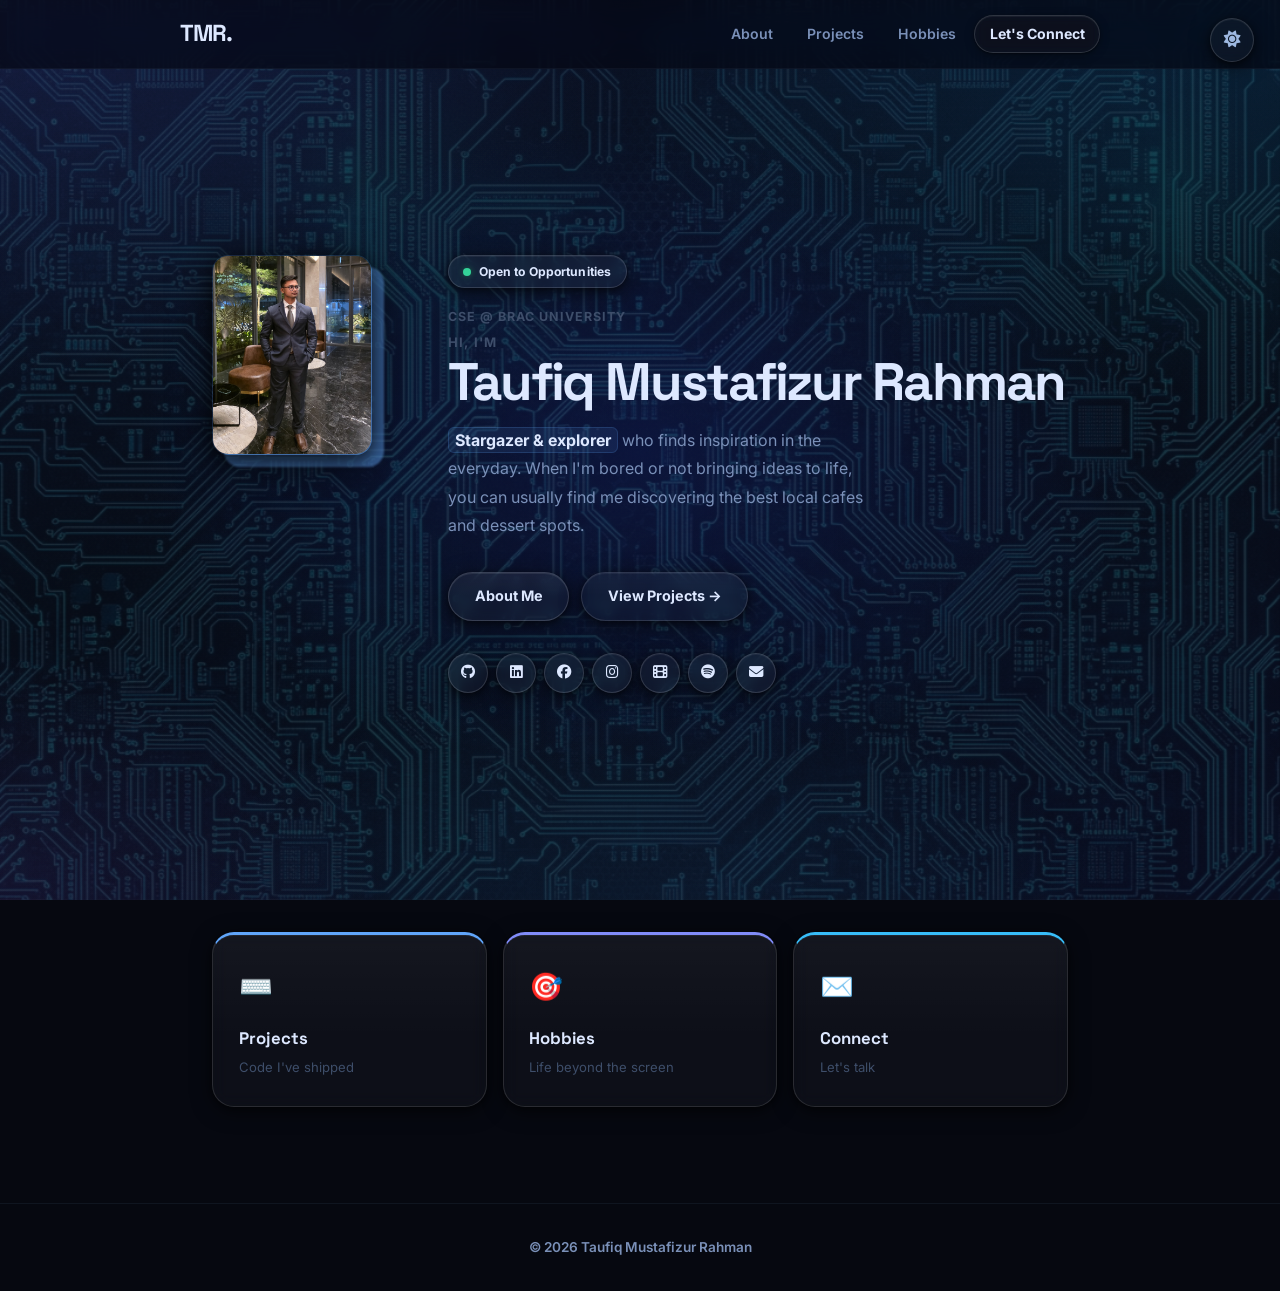
<file: index.html>
<!DOCTYPE html>
<html lang="en" data-theme="light">

<head>
    <meta charset="UTF-8">
    <meta name="viewport" content="width=device-width, initial-scale=1.0">
    <title>Taufiq Mustafizur Rahman</title>
    <meta name="description" content="Taufiq Mustafizur Rahman — Computer Science &amp; Engineering student at Brac University.">
    <!-- Prevent dark/light mode flash -->
    <script>
        (function(){var t=localStorage.getItem('tmr-theme')||'light';document.documentElement.setAttribute('data-theme',t);document.documentElement.classList.add('no-transition');window.addEventListener('DOMContentLoaded',function(){setTimeout(function(){document.documentElement.classList.remove('no-transition');},50);});}());
    </script>
    <link rel="preconnect" href="https://fonts.googleapis.com">
    <link rel="preconnect" href="https://fonts.gstatic.com" crossorigin>
    <link href="https://fonts.googleapis.com/css2?family=Space+Grotesk:wght@400;500;600;700;800&family=Inter:wght@400;500;600;700&display=swap" rel="stylesheet">
    <link rel="stylesheet" href="https://cdnjs.cloudflare.com/ajax/libs/font-awesome/6.4.0/css/all.min.css">
    <link rel="stylesheet" href="style.css">
</head>

<body>
    <!-- Page border frame -->
    <div class="page-border page-border-top"></div>
    <div class="page-border page-border-bottom"></div>
    <div class="page-border page-border-left"></div>
    <div class="page-border page-border-right"></div>

    <!-- Decorative background blobs -->
    <div class="deco-blobs">
        <span style="width:380px;height:380px;background:#FFD60A;top:-140px;right:-120px;"></span>
        <span style="width:220px;height:220px;background:#FF3D81;bottom:18%;left:-80px;"></span>
        <span style="width:160px;height:160px;background:#0FD5C8;bottom:8%;right:8%;"></span>
        <span style="width:120px;height:120px;background:#A855F7;top:35%;left:3%;"></span>
        <span style="width:90px;height:90px;background:#4ADE80;top:15%;left:18%;"></span>
    </div>

    <!-- Dark/Light mode toggle -->
    <button class="theme-toggle" id="themeToggle" aria-label="Toggle dark mode">
        <i class="fa-solid fa-moon"></i>
    </button>

    <nav class="navbar">
        <div class="nav-container">
            <a href="index.html" class="logo">TMR.</a>
            <ul class="nav-links">
                <li><a href="about.html">About</a></li>
                <li><a href="projects.html">Projects</a></li>
                <li><a href="hobbies.html">Hobbies</a></li>
                <li><a href="connect.html" class="btn-nav">Let's Connect</a></li>
            </ul>
            <div class="hamburger">
                <span></span>
                <span></span>
                <span></span>
            </div>
        </div>
    </nav>

    <section class="hero">
        <div class="hero-inner">

            <!-- Profile photo with coloured block behind it -->
            <div class="hero-image-wrap fade-in">
                <div class="photo-bg-block"></div>
                <img src="profile.jpg" alt="Taufiq Mustafizur Rahman">
            </div>

            <div class="hero-text-block">
                <div class="status-badge fade-in">
                    <span class="dot"></span>
                    Open to Opportunities
                </div>
                <p class="hero-label fade-in">CSE @ Brac University</p>
                <h1 class="greeting-name fade-in">
                    <span class="name-first">Hi, I'm</span>
                    Taufiq Mustafizur Rahman
                </h1>
                <p class="hero-tagline fade-in">
                    <strong>Stargazer &amp; explorer</strong> who finds inspiration in the everyday. When I'm bored or not bringing ideas to life, you can usually find me discovering the best local cafes and dessert spots.
                </p>
                <div class="hero-buttons fade-in">
                    <a href="about.html" class="btn-primary">About Me</a>
                    <a href="projects.html" class="btn-secondary">View Projects →</a>
                </div>
                <div class="hero-socials fade-in">
                    <a href="https://github.com/taufiqmrahman" target="_blank" aria-label="GitHub"><i class="fa-brands fa-github"></i></a>
                    <a href="https://www.linkedin.com/in/taufiq222/" target="_blank" aria-label="LinkedIn"><i class="fa-brands fa-linkedin"></i></a>
                    <a href="https://www.facebook.com/Letthebatbewithyou" target="_blank" aria-label="Facebook"><i class="fa-brands fa-facebook"></i></a>
                    <a href="https://www.instagram.com/letthebatbewithyou/" target="_blank" aria-label="Instagram"><i class="fa-brands fa-instagram"></i></a>
                    <a href="https://letterboxd.com/darkknight_exe/" target="_blank" aria-label="Letterboxd"><i class="fa-solid fa-film"></i></a>
                    <a href="https://open.spotify.com/user/31wwhp4rhueq36bjptexk4fy2ndi?si=0b77aac83c774318" target="_blank" aria-label="Spotify"><i class="fa-brands fa-spotify"></i></a>
                    <a href="mailto:taufiq222003@gmail.com" aria-label="Email"><i class="fa-solid fa-envelope"></i></a>
                </div>
            </div>

        </div>
    </section>

    <section class="explore-section">
        <div class="explore-grid fade-in">
            <a href="projects.html" class="explore-item" id="exploreProjects">
                <span class="explore-item-icon">⌨️</span>
                <div class="explore-item-title">Projects</div>
                <div class="explore-item-desc">Code I've shipped</div>
                <span class="explore-item-arrow">↗</span>
            </a>
            <a href="hobbies.html" class="explore-item" id="exploreHobbies">
                <span class="explore-item-icon">🎯</span>
                <div class="explore-item-title">Hobbies</div>
                <div class="explore-item-desc">Life beyond the screen</div>
                <span class="explore-item-arrow">↗</span>
            </a>
            <a href="connect.html" class="explore-item" id="exploreConnect">
                <span class="explore-item-icon">✉️</span>
                <div class="explore-item-title">Connect</div>
                <div class="explore-item-desc">Let's talk</div>
                <span class="explore-item-arrow">↗</span>
            </a>
        </div>
    </section>

    <footer>
        <p>© <span id="year"></span> Taufiq Mustafizur Rahman</p>
    </footer>

    <script src="script.js"></script>
</body>

</html>
</file>
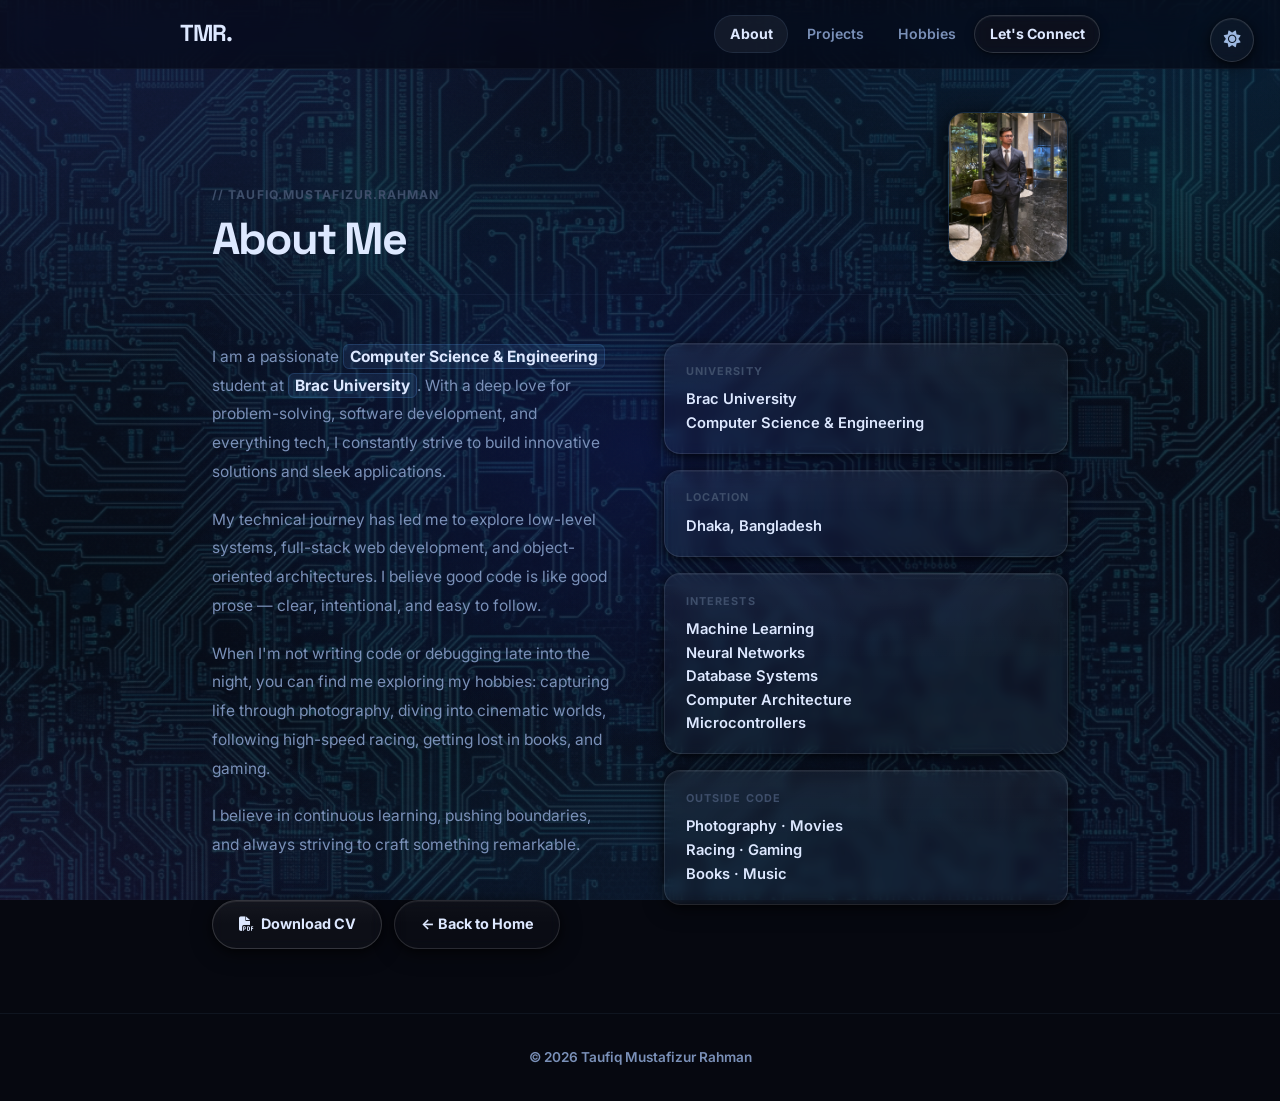
<file: about.html>
<!DOCTYPE html>
<html lang="en" data-theme="light">

<head>
    <meta charset="UTF-8">
    <meta name="viewport" content="width=device-width, initial-scale=1.0">
    <title>About | Taufiq Mustafizur Rahman</title>
    <meta name="description" content="About Taufiq Mustafizur Rahman — CSE student at Brac University.">
    <script>(function(){var t=localStorage.getItem('tmr-theme')||'light';document.documentElement.setAttribute('data-theme',t);document.documentElement.classList.add('no-transition');window.addEventListener('DOMContentLoaded',function(){setTimeout(function(){document.documentElement.classList.remove('no-transition');},50);});}());</script>
    <link rel="preconnect" href="https://fonts.googleapis.com">
    <link rel="preconnect" href="https://fonts.gstatic.com" crossorigin>
    <link href="https://fonts.googleapis.com/css2?family=Space+Grotesk:wght@400;500;600;700;800&family=Inter:wght@400;500;600;700&display=swap" rel="stylesheet">
    <link rel="stylesheet" href="https://cdnjs.cloudflare.com/ajax/libs/font-awesome/6.4.0/css/all.min.css">
    <link rel="stylesheet" href="style.css">
</head>

<body>
    <div class="page-border page-border-top"></div>
    <div class="page-border page-border-bottom"></div>
    <div class="page-border page-border-left"></div>
    <div class="page-border page-border-right"></div>

    <!-- Decorative background blobs -->
    <div class="deco-blobs">
        <span style="width:300px;height:300px;background:#FFD60A;top:-100px;right:-80px;"></span>
        <span style="width:180px;height:180px;background:#0FD5C8;bottom:15%;left:-60px;"></span>
        <span style="width:120px;height:120px;background:#FF3D81;top:40%;right:4%;"></span>
    </div>

    <button class="theme-toggle" id="themeToggle" aria-label="Toggle dark mode">
        <i class="fa-solid fa-moon"></i>
    </button>

    <nav class="navbar">
        <div class="nav-container">
            <a href="index.html" class="logo">TMR.</a>
            <ul class="nav-links">
                <li><a href="about.html">About</a></li>
                <li><a href="projects.html">Projects</a></li>
                <li><a href="hobbies.html">Hobbies</a></li>
                <li><a href="connect.html" class="btn-nav">Let's Connect</a></li>
            </ul>
            <div class="hamburger">
                <span></span>
                <span></span>
                <span></span>
            </div>
        </div>
    </nav>

    <div class="about-page">

        <div class="about-header fade-in">
            <div class="about-header-text">
                <p class="about-pretitle">// taufiq.mustafizur.rahman</p>
                <h1 class="about-title">About Me</h1>
            </div>
            <img src="profile.jpg" alt="Taufiq Mustafizur Rahman" class="about-img">
        </div>

        <div class="about-body">
            <div class="about-text fade-in">
                <p>
                    I am a passionate <span class="about-highlight">Computer Science &amp; Engineering</span> student at <span class="about-highlight">Brac University</span>. With a deep love for problem-solving, software development, and everything tech, I constantly strive to build innovative solutions and sleek applications.
                </p>
                <p>
                    My technical journey has led me to explore low-level systems, full-stack web development, and object-oriented architectures. I believe good code is like good prose — clear, intentional, and easy to follow.
                </p>
                <p>
                    When I'm not writing code or debugging late into the night, you can find me exploring my hobbies: capturing life through photography, diving into cinematic worlds, following high-speed racing, getting lost in books, and gaming.
                </p>
                <p>
                    I believe in continuous learning, pushing boundaries, and always striving to craft something remarkable.
                </p>

                <div class="btn-row">
                    <a href="CV.pdf" target="_blank" class="btn-primary"><i class="fa-solid fa-file-pdf"></i> Download CV</a>
                    <a href="index.html" class="btn-secondary">← Back to Home</a>
                </div>
            </div>

            <div class="about-sidebar fade-in">
                <div class="sidebar-block">
                    <div class="sidebar-label">University</div>
                    <div class="sidebar-value">Brac University<br>Computer Science &amp; Engineering</div>
                </div>
                <div class="sidebar-block">
                    <div class="sidebar-label">Location</div>
                    <div class="sidebar-value">Dhaka, Bangladesh</div>
                </div>
                <div class="sidebar-block">
                    <div class="sidebar-label">Interests</div>
                    <div class="sidebar-value">Machine Learning<br>Neural Networks<br>Database Systems<br>Computer Architecture<br>Microcontrollers</div>
                </div>
                <div class="sidebar-block">
                    <div class="sidebar-label">Outside Code</div>
                    <div class="sidebar-value">Photography · Movies<br>Racing · Gaming<br>Books · Music</div>
                </div>
            </div>
        </div>

    </div>

    <footer>
        <p>© <span id="year"></span> Taufiq Mustafizur Rahman</p>
    </footer>

    <script src="script.js"></script>
</body>

</html>
</file>
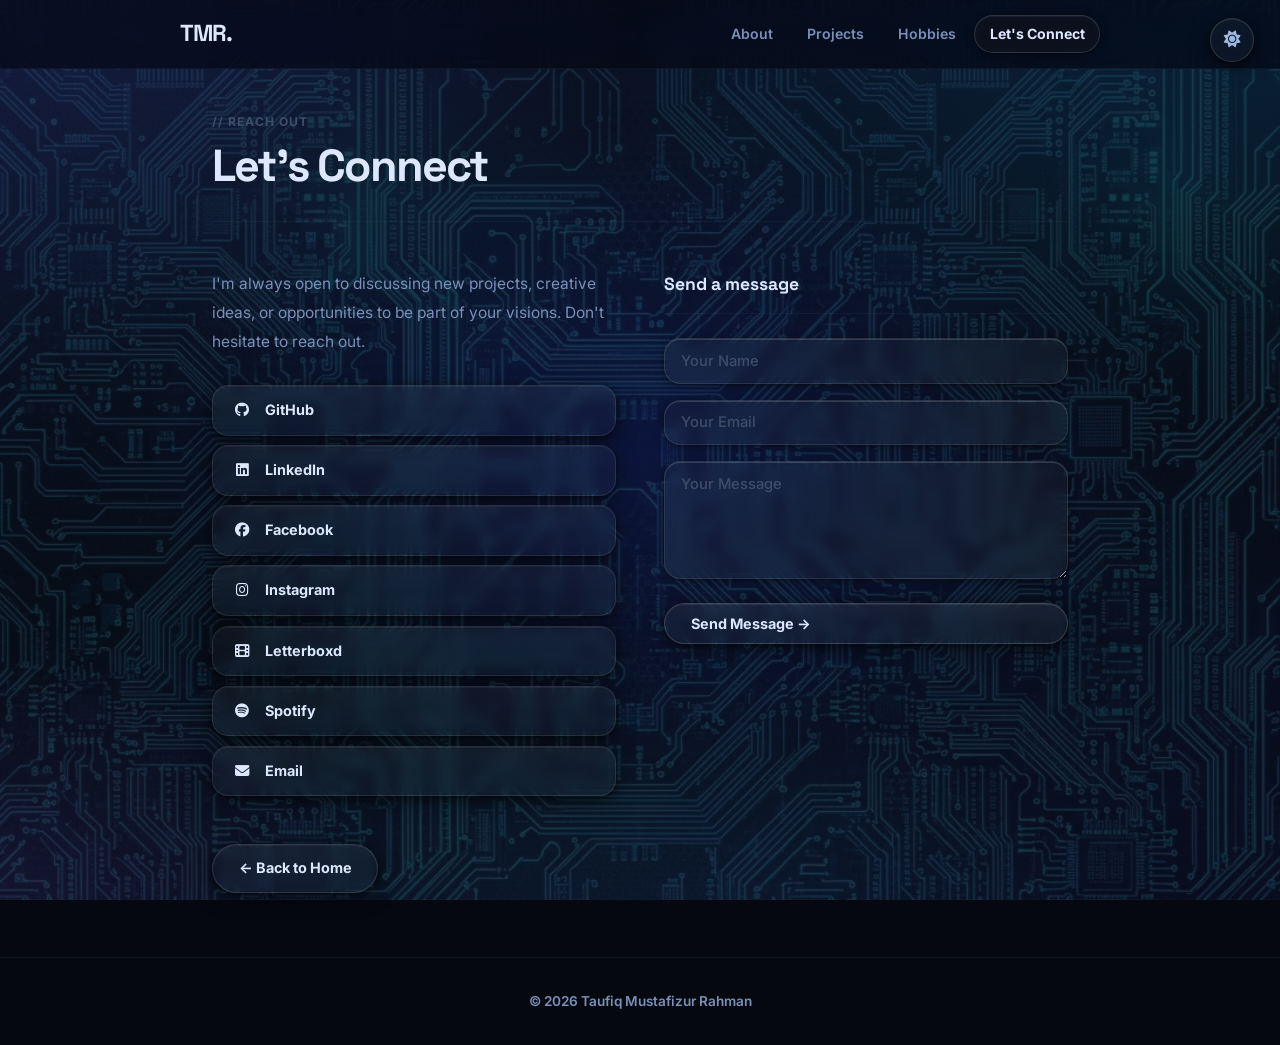
<file: connect.html>
<!DOCTYPE html>
<html lang="en" data-theme="light">

<head>
    <meta charset="UTF-8">
    <meta name="viewport" content="width=device-width, initial-scale=1.0">
    <title>Let's Connect | Taufiq Mustafizur Rahman</title>
    <meta name="description" content="Get in touch with Taufiq Mustafizur Rahman — social links and contact form.">
    <script>(function(){var t=localStorage.getItem('tmr-theme')||'light';document.documentElement.setAttribute('data-theme',t);document.documentElement.classList.add('no-transition');window.addEventListener('DOMContentLoaded',function(){setTimeout(function(){document.documentElement.classList.remove('no-transition');},50);});}());</script>
    <link rel="preconnect" href="https://fonts.googleapis.com">
    <link rel="preconnect" href="https://fonts.gstatic.com" crossorigin>
    <link href="https://fonts.googleapis.com/css2?family=Space+Grotesk:wght@400;500;600;700;800&family=Inter:wght@400;500;600;700&display=swap" rel="stylesheet">
    <link rel="stylesheet" href="https://cdnjs.cloudflare.com/ajax/libs/font-awesome/6.4.0/css/all.min.css">
    <link rel="stylesheet" href="style.css">
</head>

<body>
    <div class="page-border page-border-top"></div>
    <div class="page-border page-border-bottom"></div>
    <div class="page-border page-border-left"></div>
    <div class="page-border page-border-right"></div>

    <!-- Decorative background blobs -->
    <div class="deco-blobs">
        <span style="width:280px;height:280px;background:#0FD5C8;top:-100px;right:-80px;"></span>
        <span style="width:200px;height:200px;background:#FFD60A;bottom:20%;left:-70px;"></span>
        <span style="width:120px;height:120px;background:#FF3D81;top:45%;right:3%;"></span>
    </div>

    <button class="theme-toggle" id="themeToggle" aria-label="Toggle dark mode">
        <i class="fa-solid fa-moon"></i>
    </button>

    <nav class="navbar">
        <div class="nav-container">
            <a href="index.html" class="logo">TMR.</a>
            <ul class="nav-links">
                <li><a href="about.html">About</a></li>
                <li><a href="projects.html">Projects</a></li>
                <li><a href="hobbies.html">Hobbies</a></li>
                <li><a href="connect.html" class="btn-nav">Let's Connect</a></li>
            </ul>
            <div class="hamburger">
                <span></span>
                <span></span>
                <span></span>
            </div>
        </div>
    </nav>

    <div class="connect-page">

        <div class="connect-header fade-in">
            <p class="connect-pretitle">// reach out</p>
            <h1 class="connect-title">Let's Connect</h1>
        </div>

        <div class="connect-body">

            <div class="connect-info fade-in" id="socials">
                <p>I'm always open to discussing new projects, creative ideas, or opportunities to be part of your visions. Don't hesitate to reach out.</p>

                <div class="social-links">
                    <a href="https://github.com/taufiqmrahman" target="_blank" class="social-icon">
                        <i class="fa-brands fa-github"></i> GitHub
                    </a>
                    <a href="https://www.linkedin.com/in/taufiq222/" target="_blank" class="social-icon">
                        <i class="fa-brands fa-linkedin"></i> LinkedIn
                    </a>
                    <a href="https://www.facebook.com/Letthebatbewithyou" target="_blank" class="social-icon">
                        <i class="fa-brands fa-facebook"></i> Facebook
                    </a>
                    <a href="https://www.instagram.com/letthebatbewithyou/" target="_blank" class="social-icon">
                        <i class="fa-brands fa-instagram"></i> Instagram
                    </a>
                    <a href="https://letterboxd.com/darkknight_exe/" target="_blank" class="social-icon">
                        <i class="fa-solid fa-film"></i> Letterboxd
                    </a>
                    <a href="https://open.spotify.com/user/31wwhp4rhueq36bjptexk4fy2ndi?si=0b77aac83c774318" target="_blank" class="social-icon">
                        <i class="fa-brands fa-spotify"></i> Spotify
                    </a>
                    <a href="mailto:taufiq222003@gmail.com" class="social-icon">
                        <i class="fa-solid fa-envelope"></i> Email
                    </a>
                </div>
            </div>

            <div class="fade-in">
                <form class="contact-form" id="contactForm" action="https://formspree.io/f/xzdoprov" method="POST">
                    <div class="contact-form-title">Send a message</div>
                    <div class="form-group">
                        <input type="text" name="name" id="name" placeholder="Your Name" required>
                    </div>
                    <div class="form-group">
                        <input type="email" name="email" id="email" placeholder="Your Email" required>
                    </div>
                    <div class="form-group">
                        <textarea name="message" id="message" rows="5" placeholder="Your Message" required></textarea>
                    </div>
                    <button type="submit" class="btn-primary" id="contactSubmitBtn">Send Message →</button>
                    <p id="formStatus" style="margin-top: 0.8rem; font-size: 0.88rem; display: none;"></p>
                </form>
            </div>

        </div>

        <div style="margin-top: 3rem;" class="fade-in">
            <a href="index.html" class="btn-secondary">← Back to Home</a>
        </div>

    </div>

    <footer>
        <p>© <span id="year"></span> Taufiq Mustafizur Rahman</p>
    </footer>

    <script src="script.js"></script>
</body>

</html>
</file>
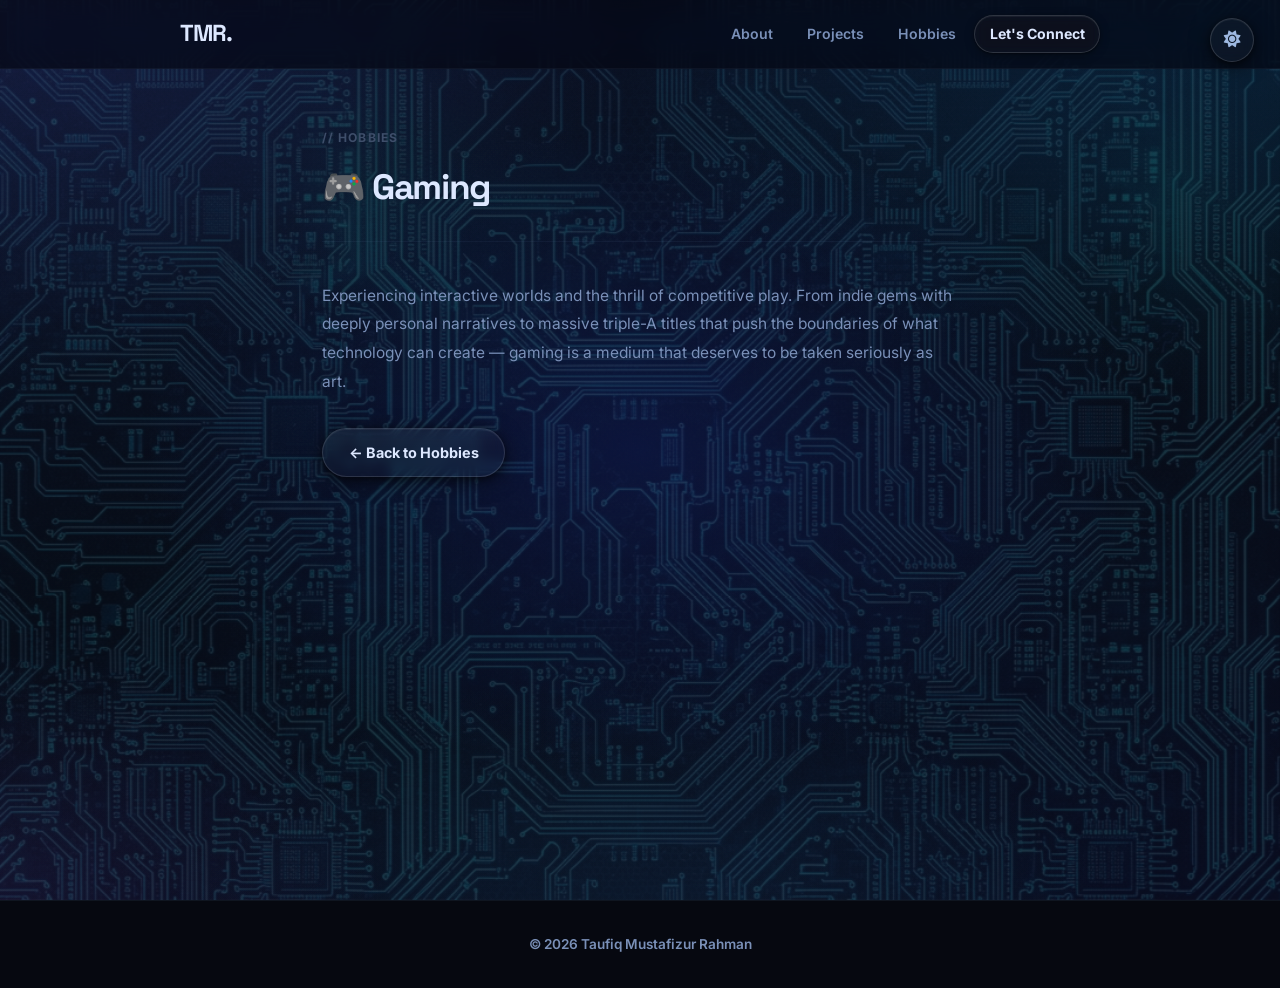
<file: gaming.html>
<!DOCTYPE html>
<html lang="en" data-theme="light">

<head>
    <meta charset="UTF-8">
    <meta name="viewport" content="width=device-width, initial-scale=1.0">
    <title>Gaming | Taufiq Mustafizur Rahman</title>
    <meta name="description" content="Gaming interests of Taufiq Mustafizur Rahman — interactive worlds and competitive play.">
    <script>(function(){var t=localStorage.getItem('tmr-theme')||'light';document.documentElement.setAttribute('data-theme',t);document.documentElement.classList.add('no-transition');window.addEventListener('DOMContentLoaded',function(){setTimeout(function(){document.documentElement.classList.remove('no-transition');},50);});}());</script>
    <link rel="preconnect" href="https://fonts.googleapis.com">
    <link rel="preconnect" href="https://fonts.gstatic.com" crossorigin>
    <link href="https://fonts.googleapis.com/css2?family=Space+Grotesk:wght@400;500;600;700;800&family=Inter:wght@400;500;600;700&display=swap" rel="stylesheet">
    <link rel="stylesheet" href="https://cdnjs.cloudflare.com/ajax/libs/font-awesome/6.4.0/css/all.min.css">
    <link rel="stylesheet" href="style.css">
</head>

<body>
    <div class="page-border page-border-top"></div>
    <div class="page-border page-border-bottom"></div>
    <div class="page-border page-border-left"></div>
    <div class="page-border page-border-right"></div>

    <button class="theme-toggle" id="themeToggle" aria-label="Toggle dark mode">
        <i class="fa-solid fa-moon"></i>
    </button>

    <nav class="navbar">
        <div class="nav-container">
            <a href="index.html" class="logo">TMR.</a>
            <ul class="nav-links">
                <li><a href="about.html">About</a></li>
                <li><a href="projects.html">Projects</a></li>
                <li><a href="hobbies.html">Hobbies</a></li>
                <li><a href="connect.html" class="btn-nav">Let's Connect</a></li>
            </ul>
            <div class="hamburger"><span></span><span></span><span></span></div>
        </div>
    </nav>

    <div class="subpage-wrap">
        <div class="subpage-header fade-in">
            <p class="subpage-pretitle">// hobbies</p>
            <h1 class="subpage-title">🎮 Gaming</h1>
        </div>
        <p class="subpage-body fade-in">
            Experiencing interactive worlds and the thrill of competitive play. From indie gems with deeply personal narratives to massive triple-A titles that push the boundaries of what technology can create — gaming is a medium that deserves to be taken seriously as art.
        </p>
        <div class="subpage-actions fade-in">
            <a href="hobbies.html" class="btn-secondary">← Back to Hobbies</a>
        </div>
    </div>

    <footer>
        <p>© <span id="year"></span> Taufiq Mustafizur Rahman</p>
    </footer>

    <script src="script.js"></script>
</body>
</html>
</file>
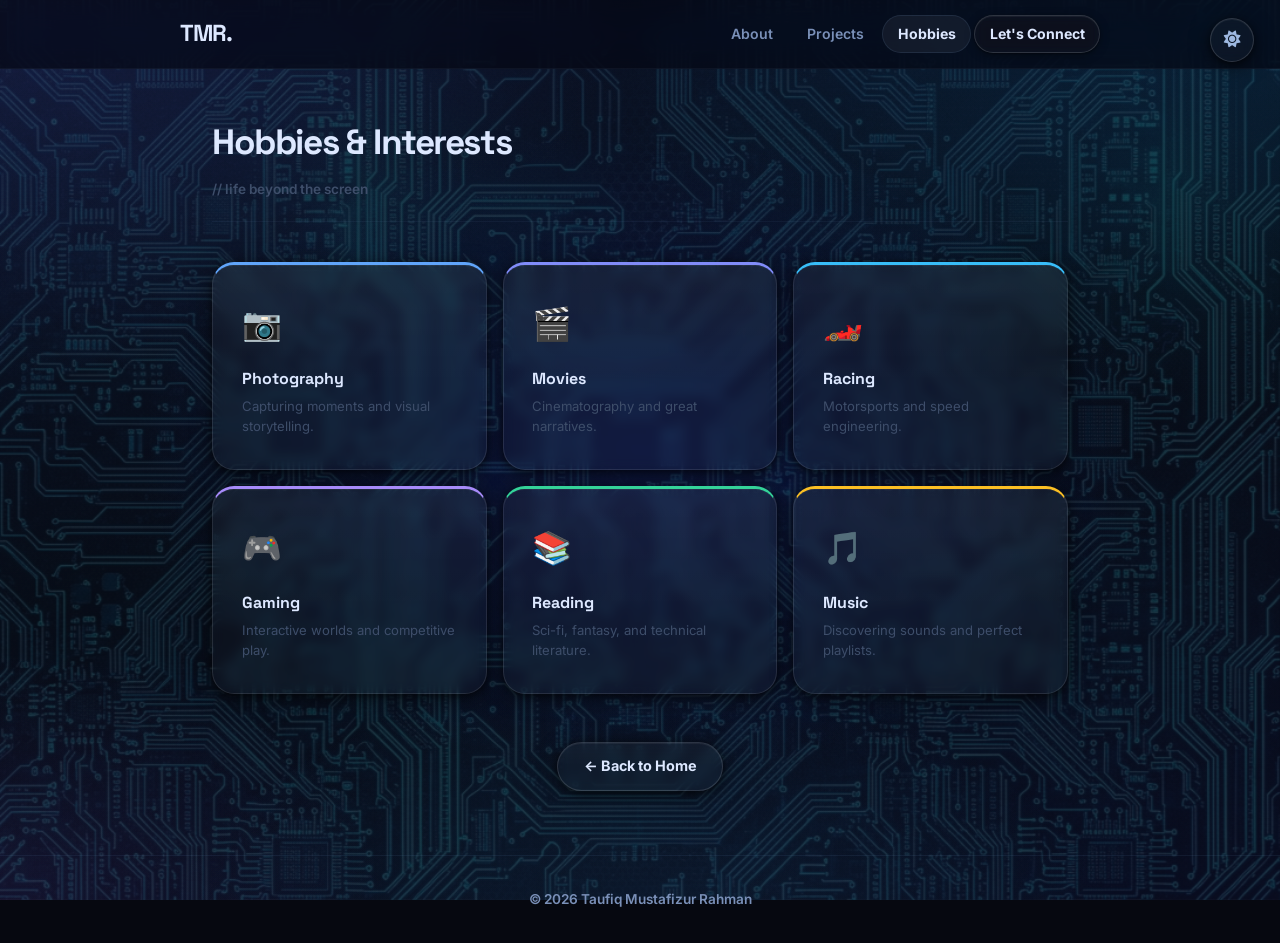
<file: hobbies.html>
<!DOCTYPE html>
<html lang="en" data-theme="light">

<head>
    <meta charset="UTF-8">
    <meta name="viewport" content="width=device-width, initial-scale=1.0">
    <title>Hobbies &amp; Interests | Taufiq Mustafizur Rahman</title>
    <meta name="description" content="Hobbies and interests of Taufiq Mustafizur Rahman — Photography, Movies, Racing, Gaming, Reading, and Music.">
    <script>(function(){var t=localStorage.getItem('tmr-theme')||'light';document.documentElement.setAttribute('data-theme',t);document.documentElement.classList.add('no-transition');window.addEventListener('DOMContentLoaded',function(){setTimeout(function(){document.documentElement.classList.remove('no-transition');},50);});}());</script>
    <link rel="preconnect" href="https://fonts.googleapis.com">
    <link rel="preconnect" href="https://fonts.gstatic.com" crossorigin>
    <link href="https://fonts.googleapis.com/css2?family=Space+Grotesk:wght@400;500;600;700;800&family=Inter:wght@400;500;600;700&display=swap" rel="stylesheet">
    <link rel="stylesheet" href="https://cdnjs.cloudflare.com/ajax/libs/font-awesome/6.4.0/css/all.min.css">
    <link rel="stylesheet" href="style.css">
</head>

<body>
    <div class="page-border page-border-top"></div>
    <div class="page-border page-border-bottom"></div>
    <div class="page-border page-border-left"></div>
    <div class="page-border page-border-right"></div>

    <!-- Decorative background blobs -->
    <div class="deco-blobs">
        <span style="width:300px;height:300px;background:#FF3D81;top:-100px;right:-80px;"></span>
        <span style="width:200px;height:200px;background:#FFD60A;bottom:25%;left:-70px;"></span>
        <span style="width:130px;height:130px;background:#A855F7;bottom:8%;right:6%;"></span>
    </div>

    <button class="theme-toggle" id="themeToggle" aria-label="Toggle dark mode">
        <i class="fa-solid fa-moon"></i>
    </button>

    <nav class="navbar">
        <div class="nav-container">
            <a href="index.html" class="logo">TMR.</a>
            <ul class="nav-links">
                <li><a href="about.html">About</a></li>
                <li><a href="projects.html">Projects</a></li>
                <li><a href="hobbies.html">Hobbies</a></li>
                <li><a href="connect.html" class="btn-nav">Let's Connect</a></li>
            </ul>
            <div class="hamburger">
                <span></span>
                <span></span>
                <span></span>
            </div>
        </div>
    </nav>

    <main class="page-wrapper">
        <section class="section">

            <div class="section-header fade-in">
                <h1 class="section-title">Hobbies &amp; Interests</h1>
                <p class="section-subtitle">// life beyond the screen</p>
            </div>

            <div class="hobbies-grid fade-in">
                <a href="photography.html" class="hobby-card" id="hobbyPhotography">
                    <span class="hobby-arrow">↗</span>
                    <span class="hobby-icon">📷</span>
                    <h3>Photography</h3>
                    <p>Capturing moments and visual storytelling.</p>
                </a>
                <a href="movies.html" class="hobby-card" id="hobbyMovies">
                    <span class="hobby-arrow">↗</span>
                    <span class="hobby-icon">🎬</span>
                    <h3>Movies</h3>
                    <p>Cinematography and great narratives.</p>
                </a>
                <a href="racing.html" class="hobby-card" id="hobbyRacing">
                    <span class="hobby-arrow">↗</span>
                    <span class="hobby-icon">🏎️</span>
                    <h3>Racing</h3>
                    <p>Motorsports and speed engineering.</p>
                </a>
                <a href="gaming.html" class="hobby-card" id="hobbyGaming">
                    <span class="hobby-arrow">↗</span>
                    <span class="hobby-icon">🎮</span>
                    <h3>Gaming</h3>
                    <p>Interactive worlds and competitive play.</p>
                </a>
                <a href="reading.html" class="hobby-card" id="hobbyReading">
                    <span class="hobby-arrow">↗</span>
                    <span class="hobby-icon">📚</span>
                    <h3>Reading</h3>
                    <p>Sci-fi, fantasy, and technical literature.</p>
                </a>
                <a href="music.html" class="hobby-card" id="hobbyMusic">
                    <span class="hobby-arrow">↗</span>
                    <span class="hobby-icon">🎵</span>
                    <h3>Music</h3>
                    <p>Discovering sounds and perfect playlists.</p>
                </a>
            </div>

            <div style="text-align: center; margin-top: 3rem;" class="fade-in">
                <a href="index.html" class="btn-secondary">← Back to Home</a>
            </div>

        </section>
    </main>

    <footer>
        <p>© <span id="year"></span> Taufiq Mustafizur Rahman</p>
    </footer>

    <script src="script.js"></script>
</body>

</html>
</file>
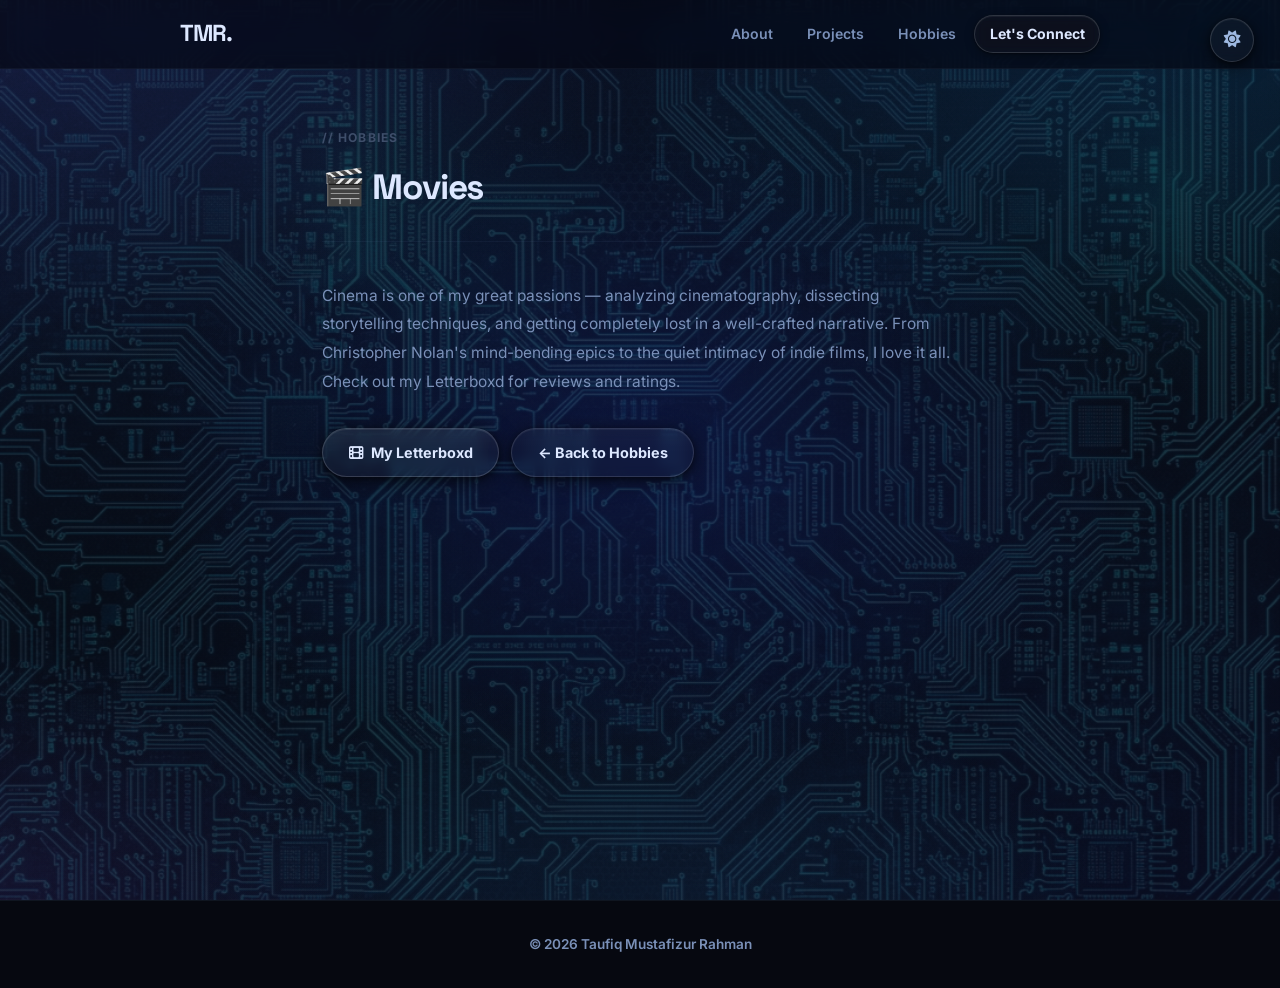
<file: movies.html>
<!DOCTYPE html>
<html lang="en" data-theme="light">

<head>
    <meta charset="UTF-8">
    <meta name="viewport" content="width=device-width, initial-scale=1.0">
    <title>Movies | Taufiq Mustafizur Rahman</title>
    <meta name="description" content="Movies and cinematography by Taufiq Mustafizur Rahman — film reviews and ratings on Letterboxd.">
    <script>(function(){var t=localStorage.getItem('tmr-theme')||'light';document.documentElement.setAttribute('data-theme',t);document.documentElement.classList.add('no-transition');window.addEventListener('DOMContentLoaded',function(){setTimeout(function(){document.documentElement.classList.remove('no-transition');},50);});}());</script>
    <link rel="preconnect" href="https://fonts.googleapis.com">
    <link rel="preconnect" href="https://fonts.gstatic.com" crossorigin>
    <link href="https://fonts.googleapis.com/css2?family=Space+Grotesk:wght@400;500;600;700;800&family=Inter:wght@400;500;600;700&display=swap" rel="stylesheet">
    <link rel="stylesheet" href="https://cdnjs.cloudflare.com/ajax/libs/font-awesome/6.4.0/css/all.min.css">
    <link rel="stylesheet" href="style.css">
</head>

<body>
    <div class="page-border page-border-top"></div>
    <div class="page-border page-border-bottom"></div>
    <div class="page-border page-border-left"></div>
    <div class="page-border page-border-right"></div>

    <button class="theme-toggle" id="themeToggle" aria-label="Toggle dark mode">
        <i class="fa-solid fa-moon"></i>
    </button>

    <nav class="navbar">
        <div class="nav-container">
            <a href="index.html" class="logo">TMR.</a>
            <ul class="nav-links">
                <li><a href="about.html">About</a></li>
                <li><a href="projects.html">Projects</a></li>
                <li><a href="hobbies.html">Hobbies</a></li>
                <li><a href="connect.html" class="btn-nav">Let's Connect</a></li>
            </ul>
            <div class="hamburger"><span></span><span></span><span></span></div>
        </div>
    </nav>

    <div class="subpage-wrap">
        <div class="subpage-header fade-in">
            <p class="subpage-pretitle">// hobbies</p>
            <h1 class="subpage-title">🎬 Movies</h1>
        </div>
        <p class="subpage-body fade-in">
            Cinema is one of my great passions — analyzing cinematography, dissecting storytelling techniques, and getting completely lost in a well-crafted narrative. From Christopher Nolan's mind-bending epics to the quiet intimacy of indie films, I love it all. Check out my Letterboxd for reviews and ratings.
        </p>
        <div class="subpage-actions fade-in">
            <a href="https://letterboxd.com/darkknight_exe/" class="btn-primary glow-btn" target="_blank" id="moviesLetterboxdBtn">
                <i class="fa-solid fa-film"></i> My Letterboxd
            </a>
            <a href="hobbies.html" class="btn-secondary">← Back to Hobbies</a>
        </div>
    </div>

    <footer>
        <p>© <span id="year"></span> Taufiq Mustafizur Rahman</p>
    </footer>

    <script src="script.js"></script>
</body>
</html>
</file>
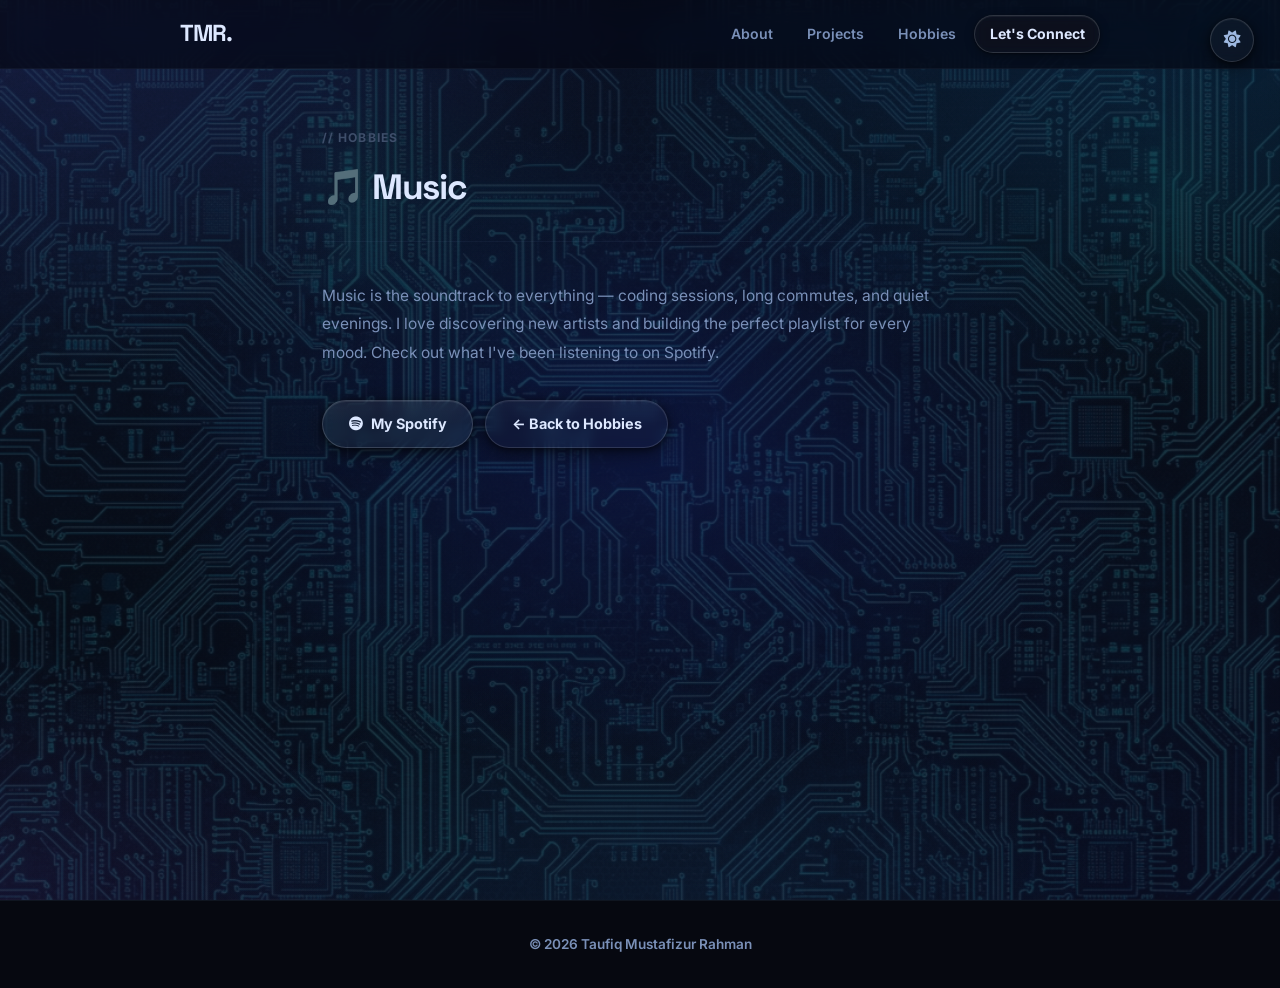
<file: music.html>
<!DOCTYPE html>
<html lang="en" data-theme="light">

<head>
    <meta charset="UTF-8">
    <meta name="viewport" content="width=device-width, initial-scale=1.0">
    <title>Music | Taufiq Mustafizur Rahman</title>
    <meta name="description" content="Music interests of Taufiq Mustafizur Rahman — discovering sounds and curating playlists on Spotify.">
    <script>(function(){var t=localStorage.getItem('tmr-theme')||'light';document.documentElement.setAttribute('data-theme',t);document.documentElement.classList.add('no-transition');window.addEventListener('DOMContentLoaded',function(){setTimeout(function(){document.documentElement.classList.remove('no-transition');},50);});}());</script>
    <link rel="preconnect" href="https://fonts.googleapis.com">
    <link rel="preconnect" href="https://fonts.gstatic.com" crossorigin>
    <link href="https://fonts.googleapis.com/css2?family=Space+Grotesk:wght@400;500;600;700;800&family=Inter:wght@400;500;600;700&display=swap" rel="stylesheet">
    <link rel="stylesheet" href="https://cdnjs.cloudflare.com/ajax/libs/font-awesome/6.4.0/css/all.min.css">
    <link rel="stylesheet" href="style.css">
</head>

<body>
    <div class="page-border page-border-top"></div>
    <div class="page-border page-border-bottom"></div>
    <div class="page-border page-border-left"></div>
    <div class="page-border page-border-right"></div>

    <button class="theme-toggle" id="themeToggle" aria-label="Toggle dark mode">
        <i class="fa-solid fa-moon"></i>
    </button>

    <nav class="navbar">
        <div class="nav-container">
            <a href="index.html" class="logo">TMR.</a>
            <ul class="nav-links">
                <li><a href="about.html">About</a></li>
                <li><a href="projects.html">Projects</a></li>
                <li><a href="hobbies.html">Hobbies</a></li>
                <li><a href="connect.html" class="btn-nav">Let's Connect</a></li>
            </ul>
            <div class="hamburger"><span></span><span></span><span></span></div>
        </div>
    </nav>

    <div class="subpage-wrap">
        <div class="subpage-header fade-in">
            <p class="subpage-pretitle">// hobbies</p>
            <h1 class="subpage-title">🎵 Music</h1>
        </div>
        <p class="subpage-body fade-in">
            Music is the soundtrack to everything — coding sessions, long commutes, and quiet evenings. I love discovering new artists and building the perfect playlist for every mood. Check out what I've been listening to on Spotify.
        </p>
        <div class="subpage-actions fade-in">
            <a href="https://open.spotify.com/user/31wwhp4rhueq36bjptexk4fy2ndi?si=0b77aac83c774318" class="btn-primary" target="_blank" id="musicSpotifyBtn">
                <i class="fa-brands fa-spotify"></i> My Spotify
            </a>
            <a href="hobbies.html" class="btn-secondary">← Back to Hobbies</a>
        </div>
    </div>

    <footer>
        <p>© <span id="year"></span> Taufiq Mustafizur Rahman</p>
    </footer>

    <script src="script.js"></script>
</body>
</html>
</file>
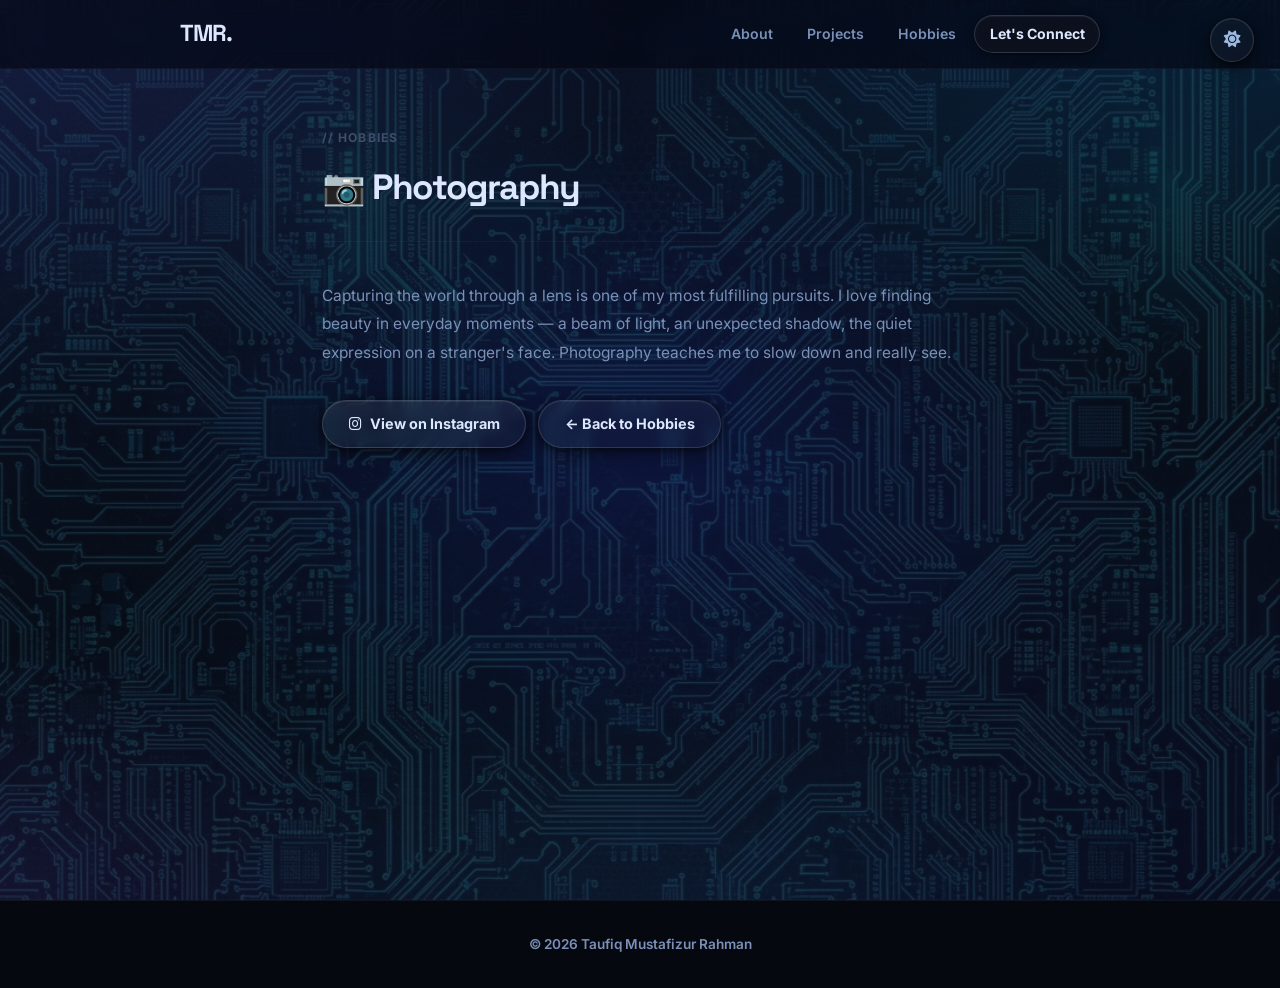
<file: photography.html>
<!DOCTYPE html>
<html lang="en" data-theme="light">

<head>
    <meta charset="UTF-8">
    <meta name="viewport" content="width=device-width, initial-scale=1.0">
    <title>Photography | Taufiq Mustafizur Rahman</title>
    <meta name="description" content="Photography by Taufiq Mustafizur Rahman — capturing moments and visual storytelling.">
    <script>(function(){var t=localStorage.getItem('tmr-theme')||'light';document.documentElement.setAttribute('data-theme',t);document.documentElement.classList.add('no-transition');window.addEventListener('DOMContentLoaded',function(){setTimeout(function(){document.documentElement.classList.remove('no-transition');},50);});}());</script>
    <link rel="preconnect" href="https://fonts.googleapis.com">
    <link rel="preconnect" href="https://fonts.gstatic.com" crossorigin>
    <link href="https://fonts.googleapis.com/css2?family=Space+Grotesk:wght@400;500;600;700;800&family=Inter:wght@400;500;600;700&display=swap" rel="stylesheet">
    <link rel="stylesheet" href="https://cdnjs.cloudflare.com/ajax/libs/font-awesome/6.4.0/css/all.min.css">
    <link rel="stylesheet" href="style.css">
</head>

<body>
    <div class="page-border page-border-top"></div>
    <div class="page-border page-border-bottom"></div>
    <div class="page-border page-border-left"></div>
    <div class="page-border page-border-right"></div>

    <button class="theme-toggle" id="themeToggle" aria-label="Toggle dark mode">
        <i class="fa-solid fa-moon"></i>
    </button>

    <nav class="navbar">
        <div class="nav-container">
            <a href="index.html" class="logo">TMR.</a>
            <ul class="nav-links">
                <li><a href="about.html">About</a></li>
                <li><a href="projects.html">Projects</a></li>
                <li><a href="hobbies.html">Hobbies</a></li>
                <li><a href="connect.html" class="btn-nav">Let's Connect</a></li>
            </ul>
            <div class="hamburger"><span></span><span></span><span></span></div>
        </div>
    </nav>

    <div class="subpage-wrap">
        <div class="subpage-header fade-in">
            <p class="subpage-pretitle">// hobbies</p>
            <h1 class="subpage-title">📷 Photography</h1>
        </div>
        <p class="subpage-body fade-in">
            Capturing the world through a lens is one of my most fulfilling pursuits. I love finding beauty in everyday moments — a beam of light, an unexpected shadow, the quiet expression on a stranger's face. Photography teaches me to slow down and really see.
        </p>
        <div class="subpage-actions fade-in">
            <a href="https://www.instagram.com/photosbybatsy/" target="_blank" class="btn-primary" id="photographyInstagramBtn">
                <i class="fa-brands fa-instagram"></i> View on Instagram
            </a>
            <a href="hobbies.html" class="btn-secondary">← Back to Hobbies</a>
        </div>
    </div>

    <footer>
        <p>© <span id="year"></span> Taufiq Mustafizur Rahman</p>
    </footer>

    <script src="script.js"></script>
</body>
</html>
</file>
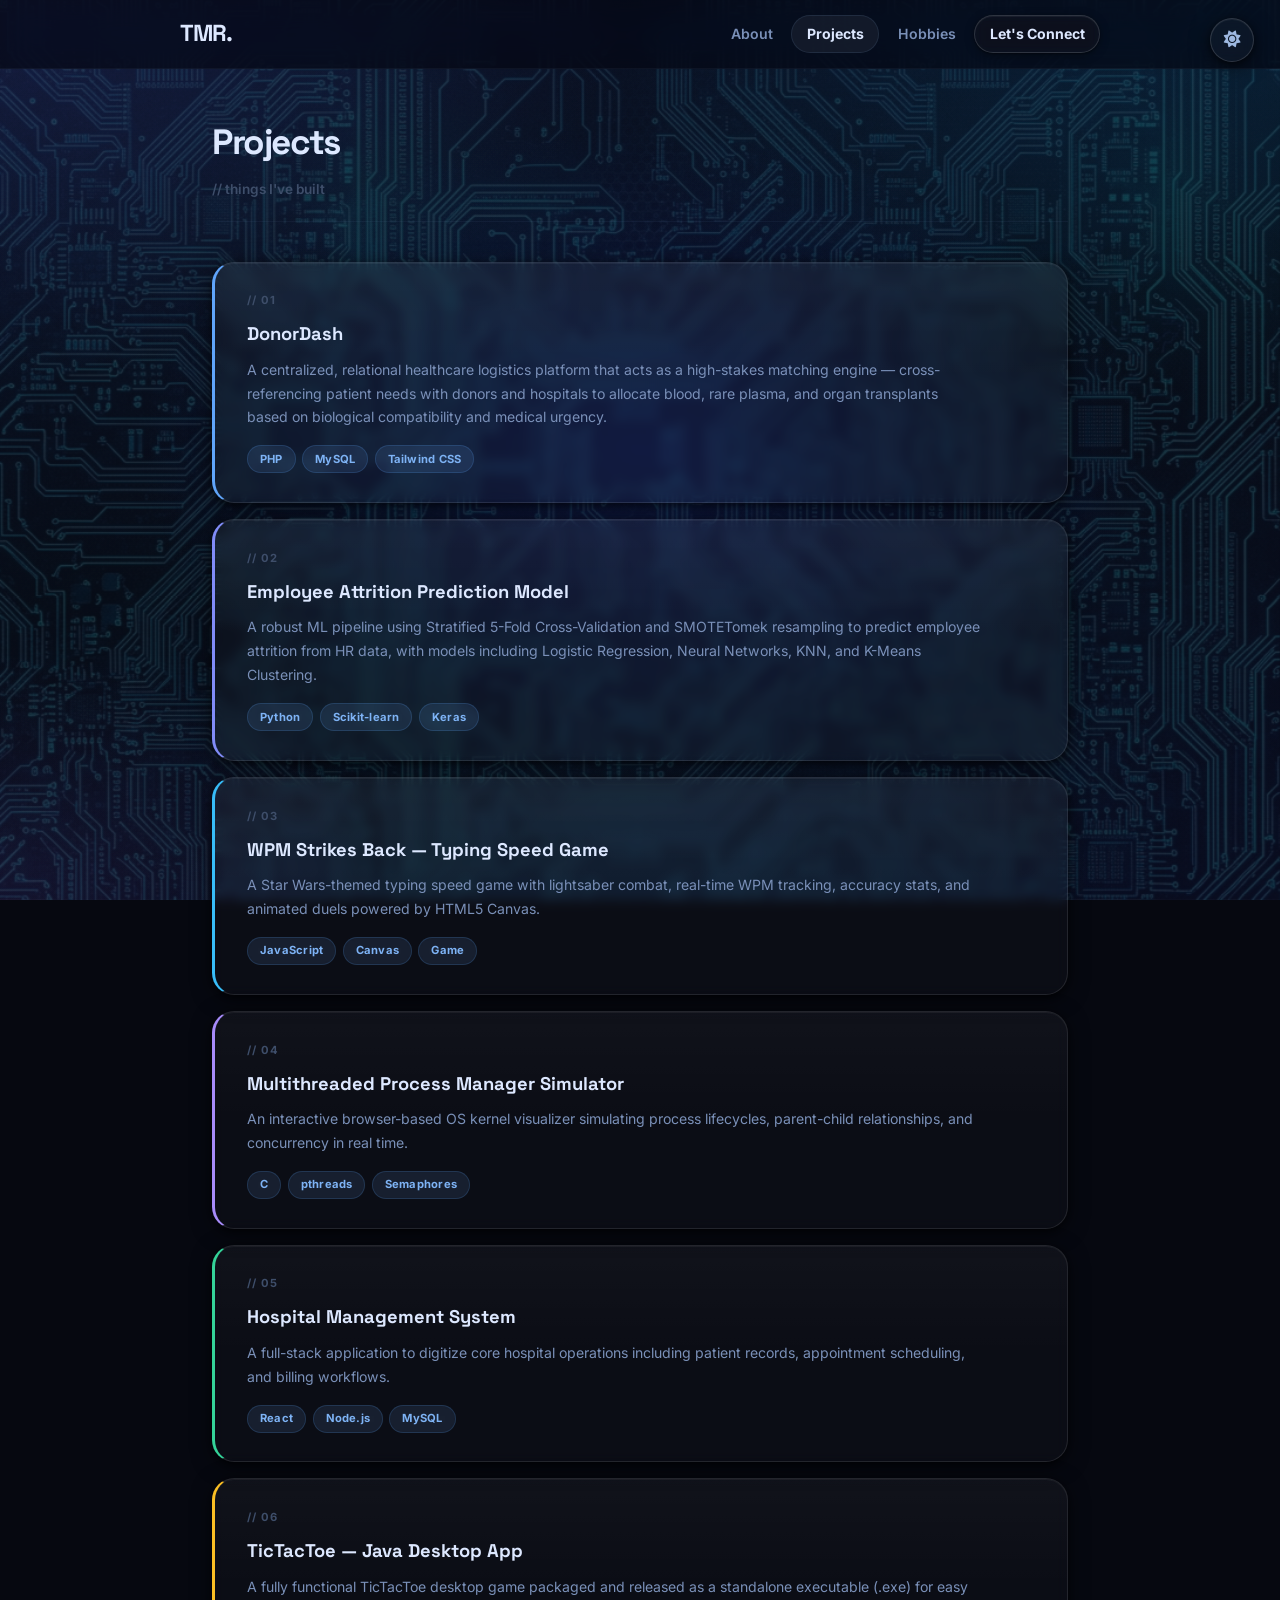
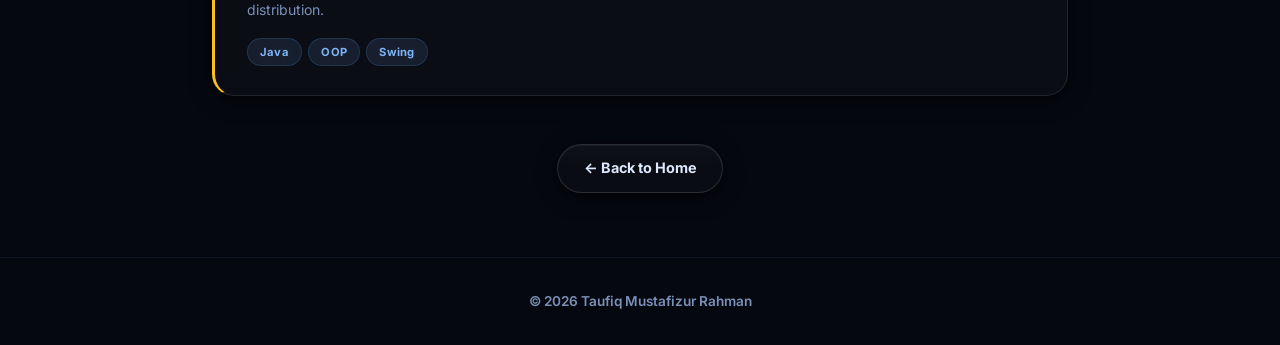
<file: projects.html>
<!DOCTYPE html>
<html lang="en" data-theme="light">

<head>
    <meta charset="UTF-8">
    <meta name="viewport" content="width=device-width, initial-scale=1.0">
    <title>Projects | Taufiq Mustafizur Rahman</title>
    <meta name="description" content="Projects by Taufiq Mustafizur Rahman — Multithreaded Process Manager, Hospital Management System, and more.">
    <script>(function(){var t=localStorage.getItem('tmr-theme')||'light';document.documentElement.setAttribute('data-theme',t);document.documentElement.classList.add('no-transition');window.addEventListener('DOMContentLoaded',function(){setTimeout(function(){document.documentElement.classList.remove('no-transition');},50);});}());</script>
    <link rel="preconnect" href="https://fonts.googleapis.com">
    <link rel="preconnect" href="https://fonts.gstatic.com" crossorigin>
    <link href="https://fonts.googleapis.com/css2?family=Space+Grotesk:wght@400;500;600;700;800&family=Inter:wght@400;500;600;700&display=swap" rel="stylesheet">
    <link rel="stylesheet" href="https://cdnjs.cloudflare.com/ajax/libs/font-awesome/6.4.0/css/all.min.css">
    <link rel="stylesheet" href="style.css">
</head>

<body>
    <div class="page-border page-border-top"></div>
    <div class="page-border page-border-bottom"></div>
    <div class="page-border page-border-left"></div>
    <div class="page-border page-border-right"></div>

    <!-- Decorative background blobs -->
    <div class="deco-blobs">
        <span style="width:320px;height:320px;background:#FFD60A;top:-120px;right:-100px;"></span>
        <span style="width:180px;height:180px;background:#A855F7;bottom:20%;left:-70px;"></span>
        <span style="width:130px;height:130px;background:#0FD5C8;bottom:5%;right:5%;"></span>
    </div>

    <button class="theme-toggle" id="themeToggle" aria-label="Toggle dark mode">
        <i class="fa-solid fa-moon"></i>
    </button>

    <nav class="navbar">
        <div class="nav-container">
            <a href="index.html" class="logo">TMR.</a>
            <ul class="nav-links">
                <li><a href="about.html">About</a></li>
                <li><a href="projects.html">Projects</a></li>
                <li><a href="hobbies.html">Hobbies</a></li>
                <li><a href="connect.html" class="btn-nav">Let's Connect</a></li>
            </ul>
            <div class="hamburger">
                <span></span>
                <span></span>
                <span></span>
            </div>
        </div>
    </nav>

    <main class="page-wrapper">
        <section class="section">

            <div class="section-header fade-in">
                <h1 class="section-title">Projects</h1>
                <p class="section-subtitle">// things I've built</p>
            </div>

            <div class="projects-list fade-in">

                <a href="https://github.com/taufiqmrahman/DonorDash" target="_blank" class="project-card" id="projectDonorDash">
                    <div class="project-info">
                        <div class="project-number">// 01</div>
                        <h3>DonorDash</h3>
                        <p>A centralized, relational healthcare logistics platform that acts as a high-stakes matching engine — cross-referencing patient needs with donors and hospitals to allocate blood, rare plasma, and organ transplants based on biological compatibility and medical urgency.</p>
                        <div class="tags">
                            <span>PHP</span>
                            <span>MySQL</span>
                            <span>Tailwind CSS</span>
                        </div>
                    </div>
                    <span class="project-arrow">→</span>
                </a>

                <a href="https://github.com/taufiqmrahman/Employee-Attrition-Prediction-Model" target="_blank" class="project-card" id="projectAttrition">
                    <div class="project-info">
                        <div class="project-number">// 02</div>
                        <h3>Employee Attrition Prediction Model</h3>
                        <p>A robust ML pipeline using Stratified 5-Fold Cross-Validation and SMOTETomek resampling to predict employee attrition from HR data, with models including Logistic Regression, Neural Networks, KNN, and K-Means Clustering.</p>
                        <div class="tags">
                            <span>Python</span>
                            <span>Scikit-learn</span>
                            <span>Keras</span>
                        </div>
                    </div>
                    <span class="project-arrow">→</span>
                </a>

                <a href="https://wpmstrikesback.netlify.app/" target="_blank" class="project-card" id="projectWPM">
                    <div class="project-info">
                        <div class="project-number">// 03</div>
                        <h3>WPM Strikes Back — Typing Speed Game</h3>
                        <p>A Star Wars-themed typing speed game with lightsaber combat, real-time WPM tracking, accuracy stats, and animated duels powered by HTML5 Canvas.</p>
                        <div class="tags">
                            <span>JavaScript</span>
                            <span>Canvas</span>
                            <span>Game</span>
                        </div>
                    </div>
                    <span class="project-arrow">→</span>
                </a>

                <a href="https://processsvis.netlify.app/" target="_blank" class="project-card" id="projectProcessManager">
                    <div class="project-info">
                        <div class="project-number">// 04</div>
                        <h3>Multithreaded Process Manager Simulator</h3>
                        <p>An interactive browser-based OS kernel visualizer simulating process lifecycles, parent-child relationships, and concurrency in real time.</p>
                        <div class="tags">
                            <span>C</span>
                            <span>pthreads</span>
                            <span>Semaphores</span>
                        </div>
                    </div>
                    <span class="project-arrow">→</span>
                </a>

                <a href="https://ehospitalsheba.netlify.app/" target="_blank" class="project-card" id="projectHospital">
                    <div class="project-info">
                        <div class="project-number">// 05</div>
                        <h3>Hospital Management System</h3>
                        <p>A full-stack application to digitize core hospital operations including patient records, appointment scheduling, and billing workflows.</p>
                        <div class="tags">
                            <span>React</span>
                            <span>Node.js</span>
                            <span>MySQL</span>
                        </div>
                    </div>
                    <span class="project-arrow">→</span>
                </a>

                <a href="https://github.com/taufiqmrahman/TicTacToe" target="_blank" class="project-card" id="projectTicTacToe">
                    <div class="project-info">
                        <div class="project-number">// 06</div>
                        <h3>TicTacToe — Java Desktop App</h3>
                        <p>A fully functional TicTacToe desktop game packaged and released as a standalone executable (.exe) for easy distribution.</p>
                        <div class="tags">
                            <span>Java</span>
                            <span>OOP</span>
                            <span>Swing</span>
                        </div>
                    </div>
                    <span class="project-arrow">→</span>
                </a>

            </div>

            <div style="text-align: center; margin-top: 3rem;" class="fade-in">
                <a href="index.html" class="btn-secondary">← Back to Home</a>
            </div>

        </section>
    </main>

    <footer>
        <p>© <span id="year"></span> Taufiq Mustafizur Rahman</p>
    </footer>

    <script src="script.js"></script>
</body>

</html>
</file>
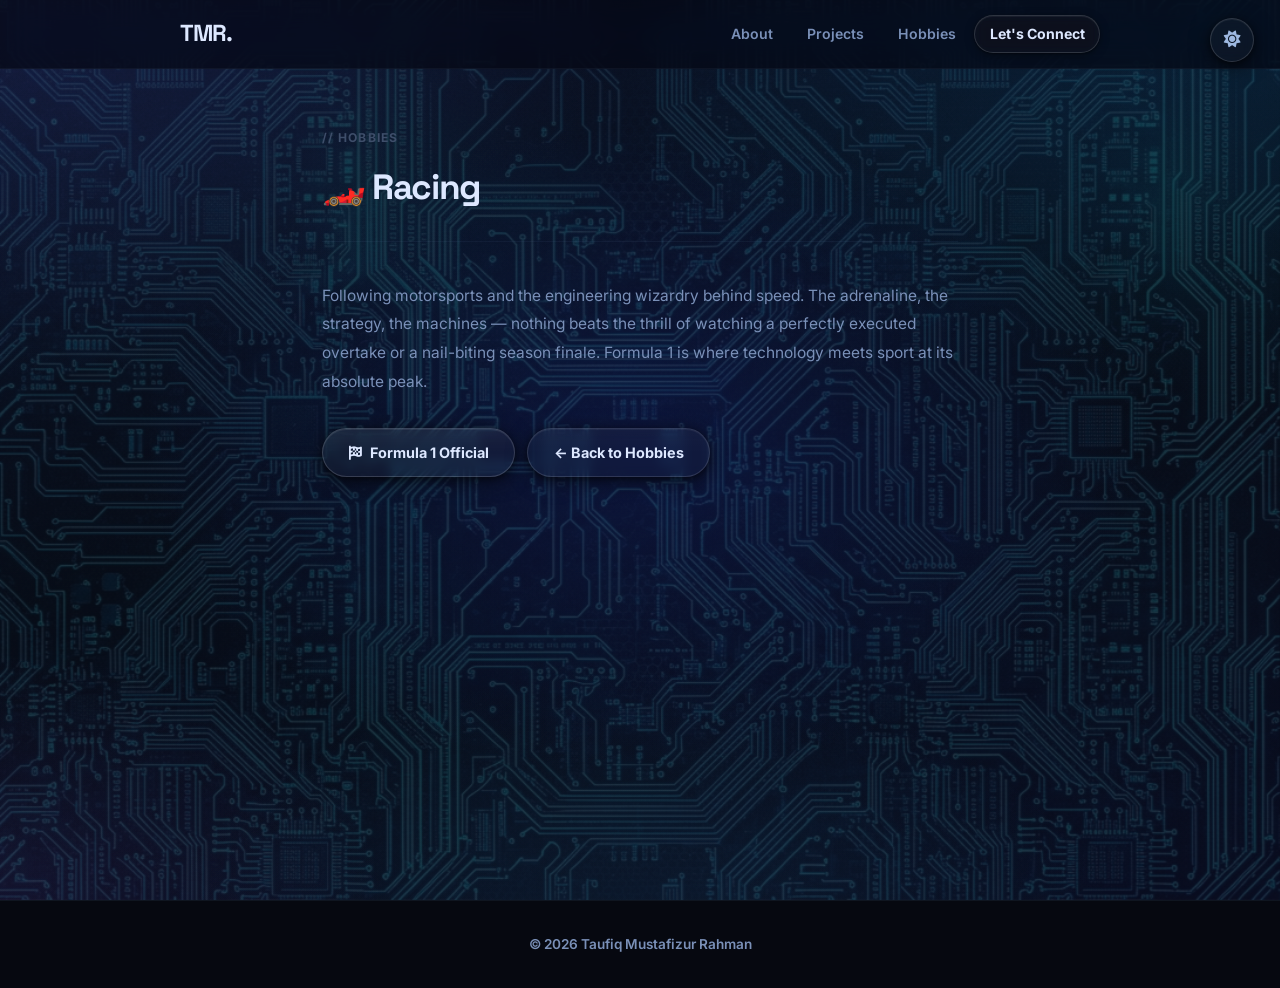
<file: racing.html>
<!DOCTYPE html>
<html lang="en" data-theme="light">

<head>
    <meta charset="UTF-8">
    <meta name="viewport" content="width=device-width, initial-scale=1.0">
    <title>Racing | Taufiq Mustafizur Rahman</title>
    <meta name="description" content="Racing and motorsports passion of Taufiq Mustafizur Rahman — Formula 1 enthusiast.">
    <script>(function(){var t=localStorage.getItem('tmr-theme')||'light';document.documentElement.setAttribute('data-theme',t);document.documentElement.classList.add('no-transition');window.addEventListener('DOMContentLoaded',function(){setTimeout(function(){document.documentElement.classList.remove('no-transition');},50);});}());</script>
    <link rel="preconnect" href="https://fonts.googleapis.com">
    <link rel="preconnect" href="https://fonts.gstatic.com" crossorigin>
    <link href="https://fonts.googleapis.com/css2?family=Space+Grotesk:wght@400;500;600;700;800&family=Inter:wght@400;500;600;700&display=swap" rel="stylesheet">
    <link rel="stylesheet" href="https://cdnjs.cloudflare.com/ajax/libs/font-awesome/6.4.0/css/all.min.css">
    <link rel="stylesheet" href="style.css">
</head>

<body>
    <div class="page-border page-border-top"></div>
    <div class="page-border page-border-bottom"></div>
    <div class="page-border page-border-left"></div>
    <div class="page-border page-border-right"></div>

    <button class="theme-toggle" id="themeToggle" aria-label="Toggle dark mode">
        <i class="fa-solid fa-moon"></i>
    </button>

    <nav class="navbar">
        <div class="nav-container">
            <a href="index.html" class="logo">TMR.</a>
            <ul class="nav-links">
                <li><a href="about.html">About</a></li>
                <li><a href="projects.html">Projects</a></li>
                <li><a href="hobbies.html">Hobbies</a></li>
                <li><a href="connect.html" class="btn-nav">Let's Connect</a></li>
            </ul>
            <div class="hamburger"><span></span><span></span><span></span></div>
        </div>
    </nav>

    <div class="subpage-wrap">
        <div class="subpage-header fade-in">
            <p class="subpage-pretitle">// hobbies</p>
            <h1 class="subpage-title">🏎️ Racing</h1>
        </div>
        <p class="subpage-body fade-in">
            Following motorsports and the engineering wizardry behind speed. The adrenaline, the strategy, the machines — nothing beats the thrill of watching a perfectly executed overtake or a nail-biting season finale. Formula 1 is where technology meets sport at its absolute peak.
        </p>
        <div class="subpage-actions fade-in">
            <a href="https://www.formula1.com/en" class="btn-primary" target="_blank" id="racingF1Btn">
                <i class="fa-solid fa-flag-checkered"></i> Formula 1 Official
            </a>
            <a href="hobbies.html" class="btn-secondary">← Back to Hobbies</a>
        </div>
    </div>

    <footer>
        <p>© <span id="year"></span> Taufiq Mustafizur Rahman</p>
    </footer>

    <script src="script.js"></script>
</body>
</html>
</file>
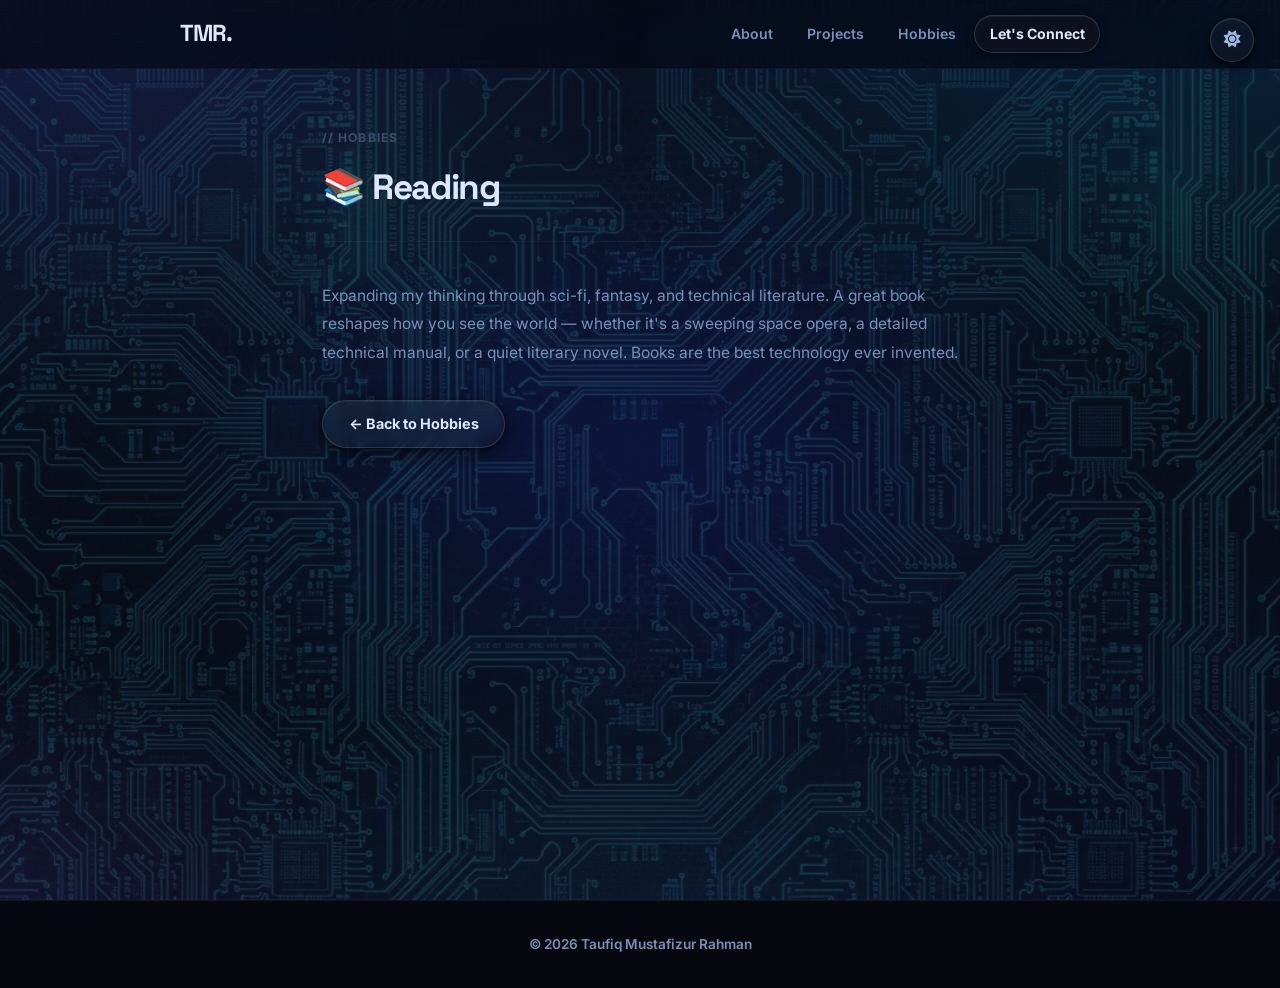
<file: reading.html>
<!DOCTYPE html>
<html lang="en" data-theme="light">

<head>
    <meta charset="UTF-8">
    <meta name="viewport" content="width=device-width, initial-scale=1.0">
    <title>Reading | Taufiq Mustafizur Rahman</title>
    <meta name="description" content="Reading interests of Taufiq Mustafizur Rahman — sci-fi, fantasy, and technical literature.">
    <script>(function(){var t=localStorage.getItem('tmr-theme')||'light';document.documentElement.setAttribute('data-theme',t);document.documentElement.classList.add('no-transition');window.addEventListener('DOMContentLoaded',function(){setTimeout(function(){document.documentElement.classList.remove('no-transition');},50);});}());</script>
    <link rel="preconnect" href="https://fonts.googleapis.com">
    <link rel="preconnect" href="https://fonts.gstatic.com" crossorigin>
    <link href="https://fonts.googleapis.com/css2?family=Space+Grotesk:wght@400;500;600;700;800&family=Inter:wght@400;500;600;700&display=swap" rel="stylesheet">
    <link rel="stylesheet" href="https://cdnjs.cloudflare.com/ajax/libs/font-awesome/6.4.0/css/all.min.css">
    <link rel="stylesheet" href="style.css">
</head>

<body>
    <div class="page-border page-border-top"></div>
    <div class="page-border page-border-bottom"></div>
    <div class="page-border page-border-left"></div>
    <div class="page-border page-border-right"></div>

    <button class="theme-toggle" id="themeToggle" aria-label="Toggle dark mode">
        <i class="fa-solid fa-moon"></i>
    </button>

    <nav class="navbar">
        <div class="nav-container">
            <a href="index.html" class="logo">TMR.</a>
            <ul class="nav-links">
                <li><a href="about.html">About</a></li>
                <li><a href="projects.html">Projects</a></li>
                <li><a href="hobbies.html">Hobbies</a></li>
                <li><a href="connect.html" class="btn-nav">Let's Connect</a></li>
            </ul>
            <div class="hamburger"><span></span><span></span><span></span></div>
        </div>
    </nav>

    <div class="subpage-wrap">
        <div class="subpage-header fade-in">
            <p class="subpage-pretitle">// hobbies</p>
            <h1 class="subpage-title">📚 Reading</h1>
        </div>
        <p class="subpage-body fade-in">
            Expanding my thinking through sci-fi, fantasy, and technical literature. A great book reshapes how you see the world — whether it's a sweeping space opera, a detailed technical manual, or a quiet literary novel. Books are the best technology ever invented.
        </p>
        <div class="subpage-actions fade-in">
            <a href="hobbies.html" class="btn-secondary">← Back to Hobbies</a>
        </div>
    </div>

    <footer>
        <p>© <span id="year"></span> Taufiq Mustafizur Rahman</p>
    </footer>

    <script src="script.js"></script>
</body>
</html>
</file>
<file: style.css>
/* ============================================================
   TMR PORTFOLIO — Liquid Glass Redesign
   Style: Frosted glass · soft shadows · specular highlights
   Inspired by macOS Sequoia / iOS 26 Liquid Glass
   Fonts: Space Grotesk (headings) · Inter (body)
   ============================================================ */

@import url('https://fonts.googleapis.com/css2?family=Space+Grotesk:wght@400;500;600;700;800&family=Inter:wght@400;500;600;700&display=swap');

/* ===== CSS VARIABLES ===== */
:root {
    /* Light mode — Blue Liquid Glass */
    --bg:             #B8CCEE;
    --bg-gradient:
        radial-gradient(ellipse 85% 70% at 100%  0%,  rgba( 56, 182, 255, 0.55) 0%, transparent 60%),
        radial-gradient(ellipse 75% 65% at   0%  0%,  rgba( 99, 102, 241, 0.50) 0%, transparent 60%),
        radial-gradient(ellipse 65% 60% at  50% 110%, rgba( 14, 165, 233, 0.45) 0%, transparent 55%),
        radial-gradient(ellipse 55% 50% at   0% 100%, rgba(109,  40, 217, 0.35) 0%, transparent 50%),
        radial-gradient(ellipse 60% 55% at  50%  50%, rgba(147, 197, 253, 0.30) 0%, transparent 55%),
        linear-gradient(165deg, #A8C0E8 0%, #B4CAEE 40%, #A0BADF 100%);
    --bg-size:        auto, auto, auto, auto, auto, auto;
    --bg-card:        rgba(255, 255, 255, 0.18);
    --bg-card-solid:  #FFFFFF;
    --bg-hover:       rgba(255, 255, 255, 0.30);
    --border-color:   rgba(255, 255, 255, 0.55);
    --border-subtle:  rgba(99, 120, 220, 0.12);
    --shadow-sm:      0 2px 8px  rgba(20, 40, 140, 0.10), 0 1px 2px rgba(20, 40, 140, 0.06);
    --shadow:         0 4px 20px rgba(20, 40, 140, 0.14), 0 2px 6px  rgba(20, 40, 140, 0.08);
    --shadow-lg:      0 8px 40px rgba(20, 40, 140, 0.18), 0 4px 14px rgba(20, 40, 140, 0.11);
    --shadow-glow:    0 0 0 1px rgba(255, 255, 255, 0.60), 0 4px 20px rgba(20, 40, 140, 0.12);
    --text-primary:   #0A1428;
    --text-secondary: #2A3D6A;
    --text-muted:     #5A6E96;
    --accent:         #2563EB;
    --accent-pink:    #6366F1;
    --accent-teal:    #0EA5E9;
    --accent-purple:  #7C3AED;
    --accent-green:   #10B981;
    --accent-orange:  #F59E0B;
    --nav-bg:         rgba(168, 192, 232, 0.55);
    --tag-bg:         rgba(37,  99, 235, 0.12);
    --tag-text:       #1D4ED8;
    --tag-border:     rgba(37,  99, 235, 0.25);
    --input-bg:       rgba(255, 255, 255, 0.25);
    --footer-border:  rgba(80, 100, 180, 0.15);
    --toggle-bg:      rgba(255, 255, 255, 0.35);
    --toggle-icon:    #2A3D6A;
    --glass-shine:    linear-gradient(135deg, rgba(255,255,255,0.55) 0%, rgba(255,255,255,0.15) 40%, transparent 60%);
    --glass-border:   1px solid rgba(255, 255, 255, 0.55);
    --glass-border-outer: 1px solid rgba(80, 100, 200, 0.10);
    --glass-blur:     blur(28px) saturate(1.8) brightness(1.05);
    --ripple-color:   rgba(37, 99, 235, 0.12);
    --bg-img-opacity: 0.18;

    --font-heading: 'Space Grotesk', -apple-system, BlinkMacSystemFont, sans-serif;
    --font-body:    'Inter', -apple-system, BlinkMacSystemFont, sans-serif;
    --radius:       16px;
    --radius-lg:    22px;
    --radius-pill:  100px;
    --transition:   all 0.35s cubic-bezier(0.34, 1.56, 0.64, 1);
    --transition-smooth: all 0.3s cubic-bezier(0.4, 0, 0.2, 1);
}

/* Dark Mode — Deep Navy, Muted Blue Liquid Glass */
[data-theme="dark"] {
    --bg:             #060810;
    --bg-gradient:
        radial-gradient(ellipse 85% 70% at 100%  0%,  rgba( 14, 165, 233, 0.12) 0%, transparent 65%),
        radial-gradient(ellipse 75% 65% at   0%  0%,  rgba( 99, 102, 241, 0.11) 0%, transparent 65%),
        radial-gradient(ellipse 65% 60% at  50% 110%, rgba( 56, 189, 248, 0.09) 0%, transparent 60%),
        radial-gradient(ellipse 55% 50% at   0% 100%, rgba(139,  92, 246, 0.09) 0%, transparent 55%),
        radial-gradient(ellipse 60% 55% at  50%  50%, rgba( 15,  23,  80, 0.60) 0%, transparent 65%),
        linear-gradient(165deg, #0A0E22 0%, #060810 50%, #08091A 100%);
    --bg-size:        auto, auto, auto, auto, auto, auto;
    --bg-img-opacity: 0.14;
    --bg-card:        rgba(255, 255, 255, 0.055);
    --bg-card-solid:  #0C1230;
    --bg-hover:       rgba(255, 255, 255, 0.09);
    --border-color:   rgba(147, 197, 253, 0.10);
    --border-subtle:  rgba(147, 197, 253, 0.05);
    --shadow-sm:      0 2px 10px rgba(0,   0,  0, 0.40), 0 1px 2px  rgba(0, 0, 0, 0.30);
    --shadow:         0 4px 20px rgba(0,   0,  0, 0.55), 0 2px 6px  rgba(0, 0, 0, 0.40);
    --shadow-lg:      0 8px 40px rgba(0,   0,  0, 0.70), 0 4px 14px rgba(0, 0, 0, 0.50);
    --shadow-glow:    0 0 0 1px rgba(147, 197, 253, 0.08), 0 4px 20px rgba(0, 0, 0, 0.55);
    --text-primary:   #DDE8FF;
    --text-secondary: #7A90B8;
    --text-muted:     #3E4E6A;
    --accent:         #60A5FA;
    --accent-pink:    #818CF8;
    --accent-teal:    #38BDF8;
    --accent-purple:  #A78BFA;
    --accent-green:   #34D399;
    --accent-orange:  #FBBF24;
    --nav-bg:         rgba(6, 8, 18, 0.72);
    --tag-bg:         rgba(96, 165, 250, 0.10);
    --tag-text:       #7EB3F5;
    --tag-border:     rgba(96, 165, 250, 0.18);
    --input-bg:       rgba(255, 255, 255, 0.045);
    --footer-border:  rgba(147, 197, 253, 0.07);
    --toggle-bg:      rgba(255, 255, 255, 0.07);
    --toggle-icon:    #9DB8E0;
    --glass-shine:    linear-gradient(135deg, rgba(147,197,253,0.10) 0%, rgba(255,255,255,0.02) 40%, transparent 60%);
    --glass-border:   1px solid rgba(147, 197, 253, 0.10);
    --glass-border-outer: 1px solid rgba(0, 0, 0, 0.5);
    --glass-blur:     blur(28px) saturate(1.6) brightness(1.10);
    --ripple-color:   rgba(147, 197, 253, 0.14);
}

/* Photo background block: accent in dark mode */
[data-theme="dark"] .photo-bg-block {
    background: var(--accent);
    border-color: rgba(255, 255, 255, 0.07);
}

/* Prevent FOUC on theme load */
.no-transition, .no-transition * {
    transition: none !important;
}

/* ===== RESET ===== */
*, *::before, *::after {
    margin: 0;
    padding: 0;
    box-sizing: border-box;
}

html {
    scroll-behavior: smooth;
    font-size: 16px;
}

body {
    font-family: var(--font-body);
    background-color: var(--bg);
    background-image: var(--bg-gradient);
    background-size: var(--bg-size);
    background-attachment: fixed;
    color: var(--text-primary);
    line-height: 1.7;
    overflow-x: hidden;
    transition: background-color 0.5s ease, color 0.5s ease;
    min-height: 100vh;
    position: relative;
}

/* ===== CS CIRCUIT BOARD BACKGROUND IMAGE ===== */
/* mix-blend-mode: multiply → dark circuit traces darken the light bg naturally */
body::before {
    content: '';
    position: fixed;
    inset: 0;
    background: url('cs-bg.jpg') center / cover no-repeat;
    opacity: var(--bg-img-opacity);
    mix-blend-mode: multiply;
    z-index: 0;
    pointer-events: none;
    transition: opacity 0.5s ease;
}
/* Dark mode: screen blend so cyan lines glow on dark bg */
[data-theme="dark"] body::before {
    mix-blend-mode: screen;
    opacity: 0.22;
}

/* ===== DECORATIVE BLOBS — hidden, CSS bg handles colour ===== */
.deco-blobs {
    display: none;
}

/* Make sure page content sits above background */
.navbar, .hero, .explore-section, .page-wrapper,
.about-page, .connect-page, .subpage-wrap,
footer, .theme-toggle, .page-border {
    position: relative;
    z-index: 1;
}

/* ===== BORDER FRAME — hidden for glass aesthetic ===== */
.page-border {
    display: none;
}

/* ===== GLASS PANEL MIXIN (reused via classes) ===== */
/* We apply glass properties directly to elements */

/* ===== THEME TOGGLE ===== */
.theme-toggle {
    position: fixed;
    top: 1.1rem;
    right: 1.6rem;
    z-index: 9999;
    background: rgba(255, 255, 255, 0.04);
    backdrop-filter: blur(6px);
    -webkit-backdrop-filter: blur(6px);
    color: var(--toggle-icon);
    border: 1px solid rgba(255, 255, 255, 0.38);
    width: 44px;
    height: 44px;
    border-radius: 50%;
    cursor: pointer;
    display: flex;
    align-items: center;
    justify-content: center;
    font-size: 1.05rem;
    transition: var(--transition);
    box-shadow: var(--shadow), inset 0 1px 0 rgba(255, 255, 255, 0.20);
    position: fixed;
    overflow: hidden;
}
[data-theme="dark"] .theme-toggle {
    background: rgba(255, 255, 255, 0.03);
    backdrop-filter: blur(6px);
    -webkit-backdrop-filter: blur(6px);
    border-color: rgba(255, 255, 255, 0.14);
    box-shadow: var(--shadow), inset 0 1px 0 rgba(255, 255, 255, 0.05);
}
.theme-toggle:hover {
    transform: scale(1.08);
    box-shadow: var(--shadow-lg), inset 0 1px 0 rgba(255, 255, 255, 0.30);
    background: rgba(255, 255, 255, 0.16);
}
[data-theme="dark"] .theme-toggle:hover {
    background: rgba(255, 255, 255, 0.08);
}
.theme-toggle:active {
    transform: scale(0.94);
    box-shadow: var(--shadow-sm);
}

/* ===== NAVBAR ===== */
.navbar {
    position: fixed;
    top: 0;
    left: 0;
    right: 0;
    z-index: 1000;
    padding: 0.9rem 2.5rem;
    background: var(--nav-bg);
    backdrop-filter: blur(16px) saturate(1.4);
    -webkit-backdrop-filter: blur(16px) saturate(1.4);
    border-bottom: 1px solid var(--border-subtle);
    transition: background 0.4s ease, box-shadow 0.4s ease, border-color 0.4s ease;
}
.navbar.scrolled {
    background: var(--nav-bg);
    box-shadow: var(--shadow);
    border-bottom-color: var(--border-color);
}

.nav-container {
    max-width: 920px;
    margin: 0 auto;
    display: flex;
    justify-content: space-between;
    align-items: center;
}

.logo {
    font-family: var(--font-heading);
    font-size: 1.45rem;
    font-weight: 800;
    color: var(--text-primary);
    text-decoration: none;
    letter-spacing: -0.04em;
    transition: var(--transition-smooth);
}
.logo:hover { color: var(--accent-pink); }

.nav-links {
    display: flex;
    list-style: none;
    gap: 0.2rem;
    align-items: center;
}
.nav-links a {
    color: var(--text-secondary);
    text-decoration: none;
    font-size: 0.88rem;
    font-weight: 600;
    transition: var(--transition-smooth);
    padding: 0.38rem 0.9rem;
    border-radius: var(--radius-pill);
    border: 1px solid transparent;
    display: block;
    position: relative;
    overflow: hidden;
}
.nav-links a:hover {
    color: var(--text-primary);
    background: var(--bg-hover);
    border-color: var(--border-color);
}
.nav-links a.active-link {
    color: var(--text-primary);
    font-weight: 700;
    background: var(--bg-card);
    border-color: var(--border-color);
}

.btn-nav {
    background: rgba(255, 255, 255, 0.04) !important;
    color: var(--text-primary) !important;
    font-weight: 700 !important;
    border: 1px solid rgba(255, 255, 255, 0.38) !important;
    box-shadow: var(--shadow-sm), inset 0 1px 0 rgba(255, 255, 255, 0.20) !important;
    border-radius: var(--radius-pill) !important;
    backdrop-filter: blur(6px) !important;
    -webkit-backdrop-filter: blur(6px) !important;
}
[data-theme="dark"] .btn-nav {
    background: rgba(255, 255, 255, 0.03) !important;
    border-color: rgba(255, 255, 255, 0.14) !important;
    box-shadow: var(--shadow-sm), inset 0 1px 0 rgba(255, 255, 255, 0.05) !important;
}
.btn-nav:hover {
    transform: scale(1.04) !important;
    box-shadow: var(--shadow), inset 0 1px 0 rgba(255, 255, 255, 0.30) !important;
    background: rgba(255, 255, 255, 0.10) !important;
}
[data-theme="dark"] .btn-nav:hover {
    background: rgba(255, 255, 255, 0.07) !important;
}
.btn-nav:active {
    transform: scale(0.97) !important;
    box-shadow: var(--shadow-sm) !important;
}

.hamburger {
    display: none;
    flex-direction: column;
    gap: 5px;
    cursor: pointer;
    padding: 4px;
}
.hamburger span {
    width: 24px; height: 2.5px;
    background: var(--text-primary);
    transition: var(--transition);
    border-radius: 2px;
    display: block;
}

/* ===== PAGE LAYOUT ===== */
.page-wrapper {
    max-width: 920px;
    margin: 0 auto;
    padding: 0 2rem;
}
.page-wrapper .section {
    padding-top: 7rem;
}

/* ===== HERO SECTION ===== */
.hero {
    min-height: 100vh;
    display: flex;
    align-items: center;
    padding: 7rem 2rem 4rem;
    max-width: 920px;
    margin: 0 auto;
}

.hero-inner {
    display: flex;
    align-items: flex-start;
    gap: 4rem;
    width: 100%;
}

/* Photo block — glass panel sits behind the photo */
.hero-image-wrap {
    flex-shrink: 0;
    position: relative;
    padding-bottom: 12px;
    padding-right: 12px;
}
.photo-bg-block {
    position: absolute;
    bottom: 0;
    right: 0;
    width: 160px;
    height: 200px;
    background: linear-gradient(135deg, var(--accent-purple) 0%, var(--accent-teal) 100%);
    border-radius: var(--radius);
    border: var(--glass-border);
    z-index: 0;
    opacity: 0.55;
    filter: blur(1px);
}
.hero-image-wrap img {
    width: 160px;
    height: 200px;
    object-fit: cover;
    object-position: center top;
    border-radius: var(--radius);
    border: var(--glass-border);
    box-shadow: var(--shadow-lg);
    display: block;
    position: relative;
    z-index: 1;
}

/* Status badge — clear glass chip */
.status-badge {
    display: inline-flex;
    align-items: center;
    gap: 0.45rem;
    background: rgba(255, 255, 255, 0.04);
    backdrop-filter: blur(6px);
    -webkit-backdrop-filter: blur(6px);
    border: 1px solid rgba(255, 255, 255, 0.38);
    border-radius: var(--radius-pill);
    padding: 0.32rem 0.9rem;
    font-size: 0.76rem;
    font-weight: 700;
    color: var(--text-primary);
    box-shadow: var(--shadow), inset 0 1px 0 rgba(255, 255, 255, 0.20);
    white-space: nowrap;
    margin-bottom: 1.1rem;
    font-family: var(--font-body);
    letter-spacing: 0.01em;
}
[data-theme="dark"] .status-badge {
    background: rgba(255, 255, 255, 0.03);
    backdrop-filter: blur(6px);
    -webkit-backdrop-filter: blur(6px);
    border-color: rgba(255, 255, 255, 0.14);
    box-shadow: var(--shadow), inset 0 1px 0 rgba(255, 255, 255, 0.05);
}
.status-badge .dot {
    width: 8px; height: 8px;
    border-radius: 50%;
    background: var(--accent-green);
    flex-shrink: 0;
    animation: pulse-dot 2s ease-in-out infinite;
    box-shadow: 0 0 6px rgba(34, 197, 94, 0.4);
}
@keyframes pulse-dot {
    0%, 100% { opacity: 1;   transform: scale(1); box-shadow: 0 0 6px rgba(34, 197, 94, 0.4); }
    50%       { opacity: 0.6; transform: scale(0.85); box-shadow: 0 0 12px rgba(34, 197, 94, 0.6); }
}

.hero-text-block {
    flex: 1;
    min-width: 0;
}

.hero-label {
    font-family: var(--font-body);
    font-size: 0.78rem;
    font-weight: 700;
    color: var(--text-muted);
    letter-spacing: 0.08em;
    text-transform: uppercase;
    margin-bottom: 0.55rem;
}

.greeting-name {
    font-family: var(--font-heading);
    font-size: 3.3rem;
    font-weight: 800;
    line-height: 1.05;
    color: var(--text-primary);
    margin-bottom: 1rem;
    letter-spacing: -0.04em;
}
.greeting-name .name-first {
    display: block;
    font-size: 0.82rem;
    font-weight: 700;
    font-family: var(--font-body);
    color: var(--text-muted);
    letter-spacing: 0.09em;
    text-transform: uppercase;
    margin-bottom: 0.3rem;
}

.hero-tagline {
    font-size: 1rem;
    color: var(--text-secondary);
    line-height: 1.78;
    margin-bottom: 2rem;
    max-width: 420px;
}
.hero-tagline strong {
    color: var(--text-primary);
    font-weight: 700;
    background: var(--tag-bg);
    padding: 2px 6px;
    border-radius: 6px;
    border: 1px solid var(--tag-border);
}

/* ===== BUTTONS ===== */
.hero-buttons {
    display: flex;
    gap: 0.75rem;
    flex-wrap: wrap;
    margin-bottom: 2rem;
}

.btn-primary {
    display: inline-flex;
    align-items: center;
    gap: 0.5rem;
    padding: 0.7rem 1.6rem;
    border-radius: var(--radius-pill);
    text-decoration: none;
    font-family: var(--font-body);
    font-size: 0.9rem;
    font-weight: 700;
    background: rgba(255, 255, 255, 0.04);
    backdrop-filter: blur(6px);
    -webkit-backdrop-filter: blur(6px);
    color: var(--text-primary);
    border: 1px solid rgba(255, 255, 255, 0.40);
    box-shadow: var(--shadow), inset 0 1px 0 rgba(255, 255, 255, 0.25);
    transition: var(--transition);
    cursor: pointer;
    position: relative;
    overflow: hidden;
}
[data-theme="dark"] .btn-primary {
    background: rgba(255, 255, 255, 0.03);
    backdrop-filter: blur(6px);
    -webkit-backdrop-filter: blur(6px);
    border-color: rgba(255, 255, 255, 0.16);
    box-shadow: var(--shadow), inset 0 1px 0 rgba(255, 255, 255, 0.08);
}
.btn-primary::before {
    content: '';
    position: absolute;
    top: 0; left: 0; right: 0;
    height: 50%;
    background: linear-gradient(180deg, rgba(255, 255, 255, 0.08) 0%, transparent 100%);
    pointer-events: none;
    border-radius: var(--radius-pill) var(--radius-pill) 0 0;
}
[data-theme="dark"] .btn-primary::before {
    background: linear-gradient(180deg, rgba(255, 255, 255, 0.03) 0%, transparent 100%);
}
.btn-primary:hover {
    transform: scale(1.04);
    box-shadow: var(--shadow-lg), inset 0 1px 0 rgba(255, 255, 255, 0.40);
    background: rgba(255, 255, 255, 0.10);
}
[data-theme="dark"] .btn-primary:hover {
    background: rgba(255, 255, 255, 0.07);
}
.btn-primary:active {
    transform: scale(0.97);
    box-shadow: var(--shadow-sm);
}

.btn-secondary {
    display: inline-flex;
    align-items: center;
    gap: 0.5rem;
    padding: 0.7rem 1.6rem;
    border-radius: var(--radius-pill);
    text-decoration: none;
    font-family: var(--font-body);
    font-size: 0.9rem;
    font-weight: 700;
    background: rgba(255, 255, 255, 0.03);
    backdrop-filter: blur(6px);
    -webkit-backdrop-filter: blur(6px);
    color: var(--text-primary);
    border: 1px solid rgba(255, 255, 255, 0.35);
    box-shadow: var(--shadow), inset 0 1px 0 rgba(255, 255, 255, 0.20);
    transition: var(--transition);
    cursor: pointer;
    position: relative;
    overflow: hidden;
}
[data-theme="dark"] .btn-secondary {
    background: rgba(255, 255, 255, 0.02);
    backdrop-filter: blur(6px);
    -webkit-backdrop-filter: blur(6px);
    border-color: rgba(255, 255, 255, 0.13);
    box-shadow: var(--shadow), inset 0 1px 0 rgba(255, 255, 255, 0.05);
}
.btn-secondary::before {
    content: '';
    position: absolute;
    top: 0; left: 0; right: 0;
    height: 50%;
    background: linear-gradient(180deg, rgba(255, 255, 255, 0.06) 0%, transparent 100%);
    pointer-events: none;
    border-radius: var(--radius-pill) var(--radius-pill) 0 0;
}
[data-theme="dark"] .btn-secondary::before {
    background: linear-gradient(180deg, rgba(255, 255, 255, 0.02) 0%, transparent 100%);
}
.btn-secondary:hover {
    transform: scale(1.04);
    box-shadow: var(--shadow-lg), inset 0 1px 0 rgba(255, 255, 255, 0.35);
    background: rgba(255, 255, 255, 0.08);
}
[data-theme="dark"] .btn-secondary:hover {
    background: rgba(255, 255, 255, 0.06);
}
.btn-secondary:active {
    transform: scale(0.97);
    box-shadow: var(--shadow-sm);
}

/* ===== SOCIAL ICONS ===== */
.hero-socials {
    display: flex;
    align-items: center;
    gap: 0.5rem;
    flex-wrap: wrap;
}
.hero-socials a {
    display: flex;
    align-items: center;
    justify-content: center;
    width: 40px; height: 40px;
    border-radius: 50%;
    background: rgba(255, 255, 255, 0.04);
    backdrop-filter: blur(6px);
    -webkit-backdrop-filter: blur(6px);
    border: 1px solid rgba(255, 255, 255, 0.38);
    color: var(--text-primary);
    font-size: 0.9rem;
    text-decoration: none;
    transition: var(--transition);
    box-shadow: var(--shadow), inset 0 1px 0 rgba(255, 255, 255, 0.18);
    position: relative;
    overflow: hidden;
}
[data-theme="dark"] .hero-socials a {
    background: rgba(255, 255, 255, 0.03);
    border-color: rgba(255, 255, 255, 0.14);
    box-shadow: var(--shadow), inset 0 1px 0 rgba(255, 255, 255, 0.05);
}
.hero-socials a:hover {
    background: rgba(255, 255, 255, 0.10);
    transform: scale(1.1);
    box-shadow: var(--shadow-lg), inset 0 1px 0 rgba(255, 255, 255, 0.28);
}
[data-theme="dark"] .hero-socials a:hover {
    background: rgba(255, 255, 255, 0.07);
}
.hero-socials a:active {
    transform: scale(0.93);
    box-shadow: var(--shadow-sm);
}

/* ===== EXPLORE SECTION ===== */
.explore-section {
    padding: 2rem 2rem 6rem;
    max-width: 920px;
    margin: 0 auto;
}

.explore-grid {
    display: grid;
    grid-template-columns: repeat(3, 1fr);
    gap: 1rem;
}

.explore-item {
    display: flex;
    flex-direction: column;
    padding: 1.8rem 1.6rem;
    text-decoration: none;
    color: var(--text-primary);
    background: rgba(255, 255, 255, 0.06);
    backdrop-filter: blur(8px) saturate(1.15);
    -webkit-backdrop-filter: blur(8px) saturate(1.15);
    border: 1px solid rgba(255, 255, 255, 0.35);
    border-radius: var(--radius-lg);
    box-shadow: var(--shadow), inset 0 1px 0 rgba(255, 255, 255, 0.20);
    transition: var(--transition);
    position: relative;
    overflow: hidden;
}
[data-theme="dark"] .explore-item {
    background: rgba(255, 255, 255, 0.03);
    backdrop-filter: blur(8px) saturate(1.1);
    -webkit-backdrop-filter: blur(8px) saturate(1.1);
    border-color: rgba(255, 255, 255, 0.12);
    box-shadow: var(--shadow), inset 0 1px 0 rgba(255, 255, 255, 0.06);
}
.explore-item::before {
    content: '';
    position: absolute;
    top: 0; left: 0; right: 0;
    height: 60%;
    background: linear-gradient(180deg, rgba(255, 255, 255, 0.08) 0%, transparent 100%);
    pointer-events: none;
    border-radius: var(--radius-lg) var(--radius-lg) 0 0;
}
[data-theme="dark"] .explore-item::before {
    background: linear-gradient(180deg, rgba(255, 255, 255, 0.03) 0%, transparent 100%);
}
.explore-item:hover {
    transform: translateY(-4px) scale(1.01);
    box-shadow: var(--shadow-lg), inset 0 1px 0 rgba(255, 255, 255, 0.30);
    background: rgba(255, 255, 255, 0.12);
}
[data-theme="dark"] .explore-item:hover {
    background: rgba(255, 255, 255, 0.06);
}
.explore-item:active {
    transform: translateY(0) scale(0.98);
    box-shadow: var(--shadow-sm);
}

/* Accent top stripe per card — soft gradient stripe */
#exploreProjects { border-top: 3px solid var(--accent); }
#exploreHobbies  { border-top: 3px solid var(--accent-pink); }
#exploreConnect  { border-top: 3px solid var(--accent-teal); }

.explore-item-icon {
    font-size: 1.7rem;
    margin-bottom: 0.9rem;
    display: block;
    position: relative;
    z-index: 1;
}
.explore-item-title {
    font-family: var(--font-heading);
    font-size: 1.05rem;
    font-weight: 700;
    margin-bottom: 0.3rem;
    position: relative;
    z-index: 1;
}
.explore-item-desc {
    font-size: 0.82rem;
    color: var(--text-muted);
    line-height: 1.5;
    position: relative;
    z-index: 1;
}
.explore-item-arrow {
    position: absolute;
    top: 1.2rem;
    right: 1.3rem;
    font-size: 1rem;
    color: var(--text-muted);
    opacity: 0;
    transform: translate(-4px, 4px);
    transition: var(--transition);
    z-index: 1;
}
.explore-item:hover .explore-item-arrow {
    opacity: 1;
    transform: translate(0, 0);
}

/* ===== SECTION GENERAL ===== */
.section {
    padding: 2rem 0 4rem;
}
.section-header {
    margin-bottom: 2.5rem;
    padding-bottom: 1.2rem;
    border-bottom: 1px solid var(--border-subtle);
}
.section-title {
    font-family: var(--font-heading);
    font-size: 2.2rem;
    font-weight: 800;
    color: var(--text-primary);
    letter-spacing: -0.04em;
}
.section-subtitle {
    font-size: 0.85rem;
    color: var(--text-muted);
    margin-top: 0.4rem;
    font-weight: 600;
}

/* ===== PROJECT CARDS ===== */
.projects-list {
    display: flex;
    flex-direction: column;
    gap: 1rem;
}
.project-card {
    padding: 1.8rem 2rem;
    background: rgba(255, 255, 255, 0.05);
    backdrop-filter: blur(6px);
    -webkit-backdrop-filter: blur(6px);
    border: 1px solid rgba(255, 255, 255, 0.35);
    border-radius: var(--radius-lg);
    box-shadow: var(--shadow), inset 0 1px 0 rgba(255, 255, 255, 0.18);
    transition: var(--transition);
    display: flex;
    justify-content: space-between;
    align-items: flex-start;
    gap: 2rem;
    text-decoration: none;
    color: inherit;
    position: relative;
    overflow: hidden;
}
[data-theme="dark"] .project-card {
    background: rgba(255, 255, 255, 0.025);
    border-color: rgba(255, 255, 255, 0.10);
    box-shadow: var(--shadow), inset 0 1px 0 rgba(255, 255, 255, 0.05);
}
.project-card::before {
    content: '';
    position: absolute;
    top: 0; left: 0; right: 0;
    height: 50%;
    background: linear-gradient(180deg, rgba(255,255,255,0.07) 0%, transparent 100%);
    pointer-events: none;
    border-radius: var(--radius-lg) var(--radius-lg) 0 0;
}
[data-theme="dark"] .project-card::before {
    background: linear-gradient(180deg, rgba(255,255,255,0.025) 0%, transparent 100%);
}
.project-card:hover {
    transform: translateY(-3px) scale(1.005);
    box-shadow: var(--shadow-lg), inset 0 1px 0 rgba(255, 255, 255, 0.28);
    background: rgba(255, 255, 255, 0.10);
}
[data-theme="dark"] .project-card:hover {
    background: rgba(255, 255, 255, 0.05);
}
.project-card:active {
    transform: translateY(0) scale(0.99);
    box-shadow: var(--shadow-sm);
}

/* Colour-coded left accent border — subtle */
.project-card:nth-child(1) { border-left: 3px solid var(--accent); }
.project-card:nth-child(2) { border-left: 3px solid var(--accent-pink); }
.project-card:nth-child(3) { border-left: 3px solid var(--accent-teal); }
.project-card:nth-child(4) { border-left: 3px solid var(--accent-purple); }
.project-card:nth-child(5) { border-left: 3px solid var(--accent-green); }
.project-card:nth-child(6) { border-left: 3px solid var(--accent-orange); }

.project-info { flex: 1; min-width: 0; position: relative; z-index: 1; }
.project-number {
    font-size: 0.7rem;
    font-weight: 700;
    color: var(--text-muted);
    letter-spacing: 0.08em;
    text-transform: uppercase;
    margin-bottom: 0.5rem;
}
.project-card h3 {
    font-family: var(--font-heading);
    font-size: 1.15rem;
    font-weight: 700;
    margin-bottom: 0.5rem;
    color: var(--text-primary);
}
.project-card p {
    font-size: 0.88rem;
    color: var(--text-secondary);
    line-height: 1.7;
    margin-bottom: 1rem;
}

.tags {
    display: flex;
    gap: 0.4rem;
    flex-wrap: wrap;
}
.tags span {
    font-size: 0.7rem;
    font-weight: 700;
    padding: 0.22rem 0.75rem;
    background: var(--tag-bg);
    color: var(--tag-text);
    border-radius: var(--radius-pill);
    border: 1px solid var(--tag-border);
    letter-spacing: 0.02em;
    backdrop-filter: blur(8px);
    -webkit-backdrop-filter: blur(8px);
}

.project-arrow {
    flex-shrink: 0;
    font-size: 1.4rem;
    color: var(--text-primary);
    opacity: 0;
    transform: translateX(-8px);
    transition: var(--transition);
    align-self: center;
    position: relative;
    z-index: 1;
}
.project-card:hover .project-arrow {
    opacity: 1;
    transform: translateX(0);
}

/* ===== HOBBY CARDS ===== */
.hobbies-grid {
    display: grid;
    grid-template-columns: repeat(3, 1fr);
    gap: 1rem;
}
.hobby-card {
    padding: 2rem 1.8rem;
    text-decoration: none;
    color: var(--text-primary);
    background: rgba(255, 255, 255, 0.05);
    backdrop-filter: blur(6px);
    -webkit-backdrop-filter: blur(6px);
    border: 1px solid rgba(255, 255, 255, 0.35);
    border-radius: var(--radius-lg);
    box-shadow: var(--shadow), inset 0 1px 0 rgba(255, 255, 255, 0.18);
    display: block;
    transition: var(--transition);
    position: relative;
    overflow: hidden;
}
[data-theme="dark"] .hobby-card {
    background: rgba(255, 255, 255, 0.025);
    border-color: rgba(255, 255, 255, 0.10);
    box-shadow: var(--shadow), inset 0 1px 0 rgba(255, 255, 255, 0.05);
}
.hobby-card::before {
    content: '';
    position: absolute;
    top: 0; left: 0; right: 0;
    height: 60%;
    background: linear-gradient(180deg, rgba(255,255,255,0.07) 0%, transparent 100%);
    pointer-events: none;
    border-radius: var(--radius-lg) var(--radius-lg) 0 0;
}
[data-theme="dark"] .hobby-card::before {
    background: linear-gradient(180deg, rgba(255,255,255,0.025) 0%, transparent 100%);
}
.hobby-card:hover {
    transform: translateY(-4px) scale(1.01);
    box-shadow: var(--shadow-lg), inset 0 1px 0 rgba(255, 255, 255, 0.28);
    background: rgba(255, 255, 255, 0.10);
}
[data-theme="dark"] .hobby-card:hover {
    background: rgba(255, 255, 255, 0.05);
}
.hobby-card:active {
    transform: translateY(0) scale(0.98);
    box-shadow: var(--shadow-sm);
}

/* Colour-coded top stripe — subtle */
#hobbyPhotography { border-top: 3px solid var(--accent); }
#hobbyMovies      { border-top: 3px solid var(--accent-pink); }
#hobbyRacing      { border-top: 3px solid var(--accent-teal); }
#hobbyGaming      { border-top: 3px solid var(--accent-purple); }
#hobbyReading     { border-top: 3px solid var(--accent-green); }
#hobbyMusic       { border-top: 3px solid var(--accent-orange); }

.hobby-icon {
    font-size: 2rem;
    margin-bottom: 0.9rem;
    display: block;
    position: relative;
    z-index: 1;
}
.hobby-card h3 {
    font-family: var(--font-heading);
    font-size: 1rem;
    font-weight: 700;
    margin-bottom: 0.3rem;
    color: var(--text-primary);
    position: relative;
    z-index: 1;
}
.hobby-card p {
    font-size: 0.82rem;
    color: var(--text-muted);
    line-height: 1.5;
    position: relative;
    z-index: 1;
}
.hobby-arrow {
    position: absolute;
    top: 1.2rem;
    right: 1.2rem;
    font-size: 0.85rem;
    color: var(--text-muted);
    opacity: 0;
    transform: translate(-3px, 3px);
    transition: var(--transition);
    z-index: 1;
}
.hobby-card:hover .hobby-arrow {
    opacity: 1;
    transform: translate(0, 0);
}

/* ===== ABOUT PAGE ===== */
.about-page {
    min-height: 100vh;
    padding: 7rem 2rem 4rem;
    max-width: 920px;
    margin: 0 auto;
}
.about-header {
    margin-bottom: 3rem;
    padding-bottom: 2rem;
    border-bottom: 1px solid var(--border-subtle);
    display: flex;
    align-items: flex-end;
    justify-content: space-between;
    gap: 2rem;
}
.about-header-text {}
.about-pretitle {
    font-size: 0.76rem;
    font-weight: 700;
    color: var(--text-muted);
    letter-spacing: 0.09em;
    text-transform: uppercase;
    margin-bottom: 0.6rem;
}
.about-title {
    font-family: var(--font-heading);
    font-size: 2.8rem;
    font-weight: 800;
    color: var(--text-primary);
    letter-spacing: -0.04em;
    line-height: 1.05;
}
.about-img {
    flex-shrink: 0;
    width: 120px;
    height: 150px;
    object-fit: cover;
    object-position: center top;
    border-radius: var(--radius);
    border: var(--glass-border);
    box-shadow: var(--shadow-lg);
}
.about-body {
    display: grid;
    grid-template-columns: 1fr 1fr;
    gap: 3rem;
    align-items: start;
}
.about-text p {
    font-size: 0.97rem;
    color: var(--text-secondary);
    line-height: 1.85;
    margin-bottom: 1.2rem;
}
.about-text p:last-child { margin-bottom: 0; }

.about-highlight {
    color: var(--text-primary);
    font-weight: 700;
    background: var(--tag-bg);
    padding: 2px 6px;
    border-radius: 6px;
    border: 1px solid var(--tag-border);
}
.about-sidebar {}
.sidebar-block {
    margin-bottom: 1rem;
    padding: 1.1rem 1.3rem;
    background: rgba(255, 255, 255, 0.05);
    backdrop-filter: blur(6px);
    -webkit-backdrop-filter: blur(6px);
    border: 1px solid rgba(255, 255, 255, 0.35);
    border-radius: var(--radius);
    box-shadow: var(--shadow), inset 0 1px 0 rgba(255, 255, 255, 0.18);
    position: relative;
    overflow: hidden;
}
[data-theme="dark"] .sidebar-block {
    background: rgba(255, 255, 255, 0.025);
    border-color: rgba(255, 255, 255, 0.10);
    box-shadow: var(--shadow), inset 0 1px 0 rgba(255, 255, 255, 0.05);
}
.sidebar-block::before {
    content: '';
    position: absolute;
    top: 0; left: 0; right: 0;
    height: 50%;
    background: linear-gradient(180deg, rgba(255,255,255,0.07) 0%, transparent 100%);
    pointer-events: none;
    border-radius: var(--radius) var(--radius) 0 0;
}
[data-theme="dark"] .sidebar-block::before {
    background: linear-gradient(180deg, rgba(255,255,255,0.025) 0%, transparent 100%);
}
.sidebar-label {
    font-size: 0.68rem;
    font-weight: 700;
    color: var(--text-muted);
    letter-spacing: 0.1em;
    text-transform: uppercase;
    margin-bottom: 0.5rem;
    position: relative;
    z-index: 1;
}
.sidebar-value {
    font-size: 0.92rem;
    color: var(--text-primary);
    font-weight: 600;
    line-height: 1.6;
    position: relative;
    z-index: 1;
}
.btn-row {
    display: flex;
    gap: 0.75rem;
    margin-top: 2.5rem;
    flex-wrap: wrap;
}

/* ===== CONTACT / CONNECT PAGE ===== */
.connect-page {
    min-height: 100vh;
    padding: 7rem 2rem 4rem;
    max-width: 920px;
    margin: 0 auto;
}
.connect-header {
    margin-bottom: 3rem;
    padding-bottom: 2rem;
    border-bottom: 1px solid var(--border-subtle);
}
.connect-pretitle {
    font-size: 0.76rem;
    font-weight: 700;
    color: var(--text-muted);
    letter-spacing: 0.09em;
    text-transform: uppercase;
    margin-bottom: 0.6rem;
}
.connect-title {
    font-family: var(--font-heading);
    font-size: 2.8rem;
    font-weight: 800;
    color: var(--text-primary);
    letter-spacing: -0.04em;
    line-height: 1.05;
}
.connect-body {
    display: grid;
    grid-template-columns: 1fr 1fr;
    gap: 3rem;
    align-items: start;
}
.connect-info p {
    font-size: 0.97rem;
    color: var(--text-secondary);
    line-height: 1.85;
    margin-bottom: 1.8rem;
}
.social-links {
    display: flex;
    flex-direction: column;
    gap: 0.6rem;
}
.social-icon {
    display: inline-flex;
    align-items: center;
    gap: 0.8rem;
    padding: 0.75rem 1.2rem;
    color: var(--text-primary);
    text-decoration: none;
    font-size: 0.9rem;
    font-weight: 700;
    background: rgba(255, 255, 255, 0.05);
    backdrop-filter: blur(6px);
    -webkit-backdrop-filter: blur(6px);
    border: 1px solid rgba(255, 255, 255, 0.35);
    border-radius: var(--radius);
    box-shadow: var(--shadow), inset 0 1px 0 rgba(255, 255, 255, 0.18);
    transition: var(--transition);
    position: relative;
    overflow: hidden;
}
[data-theme="dark"] .social-icon {
    background: rgba(255, 255, 255, 0.025);
    border-color: rgba(255, 255, 255, 0.10);
    box-shadow: var(--shadow), inset 0 1px 0 rgba(255, 255, 255, 0.05);
}
.social-icon::before {
    content: '';
    position: absolute;
    top: 0; left: 0; right: 0;
    height: 50%;
    background: linear-gradient(180deg, rgba(255,255,255,0.08) 0%, transparent 100%);
    pointer-events: none;
    border-radius: var(--radius) var(--radius) 0 0;
}
[data-theme="dark"] .social-icon::before {
    background: linear-gradient(180deg, rgba(255,255,255,0.025) 0%, transparent 100%);
}
.social-icon:hover {
    transform: translateY(-2px) scale(1.02);
    box-shadow: var(--shadow-lg), inset 0 1px 0 rgba(255, 255, 255, 0.28);
    background: rgba(255, 255, 255, 0.10);
}
[data-theme="dark"] .social-icon:hover {
    background: rgba(255, 255, 255, 0.05);
}
.social-icon:active {
    transform: translateY(0) scale(0.98);
    box-shadow: var(--shadow-sm);
}
.social-icon i {
    width: 20px;
    text-align: center;
    flex-shrink: 0;
    position: relative;
    z-index: 1;
}

/* ===== CONTACT FORM ===== */
.contact-form {
    display: flex;
    flex-direction: column;
    gap: 1rem;
}
.contact-form-title {
    font-family: var(--font-heading);
    font-size: 1.1rem;
    font-weight: 700;
    color: var(--text-primary);
    margin-bottom: 0.5rem;
    padding-bottom: 0.8rem;
    border-bottom: 1px solid var(--border-subtle);
}
.form-group input,
.form-group textarea {
    width: 100%;
    padding: 0.8rem 1rem;
    background: rgba(255, 255, 255, 0.07);
    backdrop-filter: blur(6px);
    -webkit-backdrop-filter: blur(6px);
    border: 1px solid rgba(255, 255, 255, 0.35);
    border-radius: var(--radius);
    color: var(--text-primary);
    font-family: var(--font-body);
    font-size: 0.92rem;
    font-weight: 500;
    transition: var(--transition-smooth);
    outline: none;
    box-shadow: var(--shadow-sm), inset 0 1px 0 rgba(255, 255, 255, 0.15);
}
[data-theme="dark"] .form-group input,
[data-theme="dark"] .form-group textarea {
    background: rgba(255, 255, 255, 0.03);
    border-color: rgba(255, 255, 255, 0.10);
}
.form-group input::placeholder,
.form-group textarea::placeholder {
    color: var(--text-muted);
}
.form-group input:focus,
.form-group textarea:focus {
    box-shadow: 0 0 0 3px rgba(37, 99, 235, 0.20), var(--shadow);
    border-color: rgba(37, 99, 235, 0.35);
    background: rgba(255, 255, 255, 0.10);
}
[data-theme="dark"] .form-group input:focus,
[data-theme="dark"] .form-group textarea:focus {
    box-shadow: 0 0 0 3px rgba(96, 165, 250, 0.18), var(--shadow);
    border-color: rgba(96, 165, 250, 0.30);
    background: rgba(255, 255, 255, 0.05);
}

/* ===== SUBPAGE (hobby sub-pages) ===== */
.subpage-wrap {
    min-height: 100vh;
    padding: 8rem 2rem 4rem;
    max-width: 700px;
    margin: 0 auto;
}
.subpage-header {
    margin-bottom: 2.5rem;
    padding-bottom: 1.5rem;
    border-bottom: 1px solid var(--border-subtle);
}
.subpage-pretitle {
    font-size: 0.76rem;
    font-weight: 700;
    color: var(--text-muted);
    letter-spacing: 0.09em;
    text-transform: uppercase;
    margin-bottom: 0.5rem;
}
.subpage-title {
    font-family: var(--font-heading);
    font-size: 2.2rem;
    font-weight: 800;
    color: var(--text-primary);
    letter-spacing: -0.04em;
}
.subpage-body {
    font-size: 0.97rem;
    color: var(--text-secondary);
    line-height: 1.85;
    margin-bottom: 2rem;
}
.subpage-actions {
    display: flex;
    gap: 0.75rem;
    flex-wrap: wrap;
}

/* ===== FOOTER ===== */
footer {
    border-top: 1px solid var(--footer-border);
    padding: 2rem;
    text-align: center;
    font-size: 0.85rem;
    font-weight: 600;
    color: var(--text-secondary);
    font-family: var(--font-body);
    transition: border-color 0.4s ease;
}
footer .heart { color: var(--accent-pink); }

/* ===== SCROLL ANIMATIONS ===== */
.fade-in {
    opacity: 0;
    transform: translateY(18px);
    transition: opacity 0.6s cubic-bezier(0.34, 1.56, 0.64, 1), transform 0.6s cubic-bezier(0.34, 1.56, 0.64, 1);
}
.fade-in.visible {
    opacity: 1;
    transform: translateY(0);
}

/* ===== RIPPLE ANIMATION ===== */
@keyframes rippleAnim {
    to {
        transform: scale(2.5);
        opacity: 0;
    }
}

/* ===== MOBILE ===== */
@media (max-width: 768px) {
    .navbar { padding: 0.8rem 1.2rem; }
    .theme-toggle { right: 1rem; top: 1rem; }
    .page-border { display: none; }
    .hamburger { display: flex; z-index: 1001; }

    .nav-links {
        position: fixed;
        top: 0; right: -100%;
        width: 76%; height: 100vh;
        background: var(--nav-bg);
        backdrop-filter: var(--glass-blur);
        -webkit-backdrop-filter: var(--glass-blur);
        flex-direction: column;
        justify-content: center;
        align-items: flex-start;
        padding: 2rem;
        transition: right 0.4s cubic-bezier(0.34, 1.56, 0.64, 1);
        border-left: var(--glass-border);
        box-shadow: -8px 0 32px rgba(0, 0, 0, 0.1);
        gap: 0.4rem;
    }
    .nav-links.active { right: 0; }
    .nav-links li { margin: 0; width: 100%; }
    .nav-links a { font-size: 1rem; padding: 0.6rem 1rem; display: block; }

    .hamburger.active span:nth-child(1) { transform: translateY(7px) rotate(45deg); }
    .hamburger.active span:nth-child(2) { opacity: 0; }
    .hamburger.active span:nth-child(3) { transform: translateY(-7px) rotate(-45deg); }

    .hero { padding: 6rem 1.2rem 3rem; }
    .hero-inner {
        flex-direction: column;
        gap: 2rem;
        align-items: center;
        text-align: center;
    }
    .hero-image-wrap { margin-bottom: 0.5rem; }
    .greeting-name { font-size: 2.6rem; }
    .status-badge { margin: 0 auto 1.1rem; }
    .hero-buttons { justify-content: center; }
    .hero-socials  { justify-content: center; }

    .explore-section { padding: 1rem 1.2rem 4rem; }
    .explore-grid { grid-template-columns: 1fr; }

    .page-wrapper { padding: 0 1.2rem; }
    .hobbies-grid { grid-template-columns: repeat(2, 1fr); }

    .projects-list { gap: 0.8rem; }
    .project-card {
        flex-direction: column;
        gap: 1rem;
        padding: 1.4rem 1.5rem;
    }
    .project-arrow { display: none; }

    .about-body { grid-template-columns: 1fr; }
    .about-header { flex-direction: column; align-items: flex-start; gap: 1.5rem; }
    .about-title { font-size: 2.2rem; }

    .connect-body { grid-template-columns: 1fr; }
    .connect-title { font-size: 2.2rem; }

    footer { padding: 1.5rem 1.2rem; }
}

@media (max-width: 480px) {
    .greeting-name { font-size: 2.1rem; }
    .hobbies-grid  { grid-template-columns: 1fr 1fr; }
    .about-title, .connect-title { font-size: 1.9rem; }
    .subpage-title { font-size: 1.8rem; }
    .explore-grid  { gap: 0.8rem; }
}
</file>
